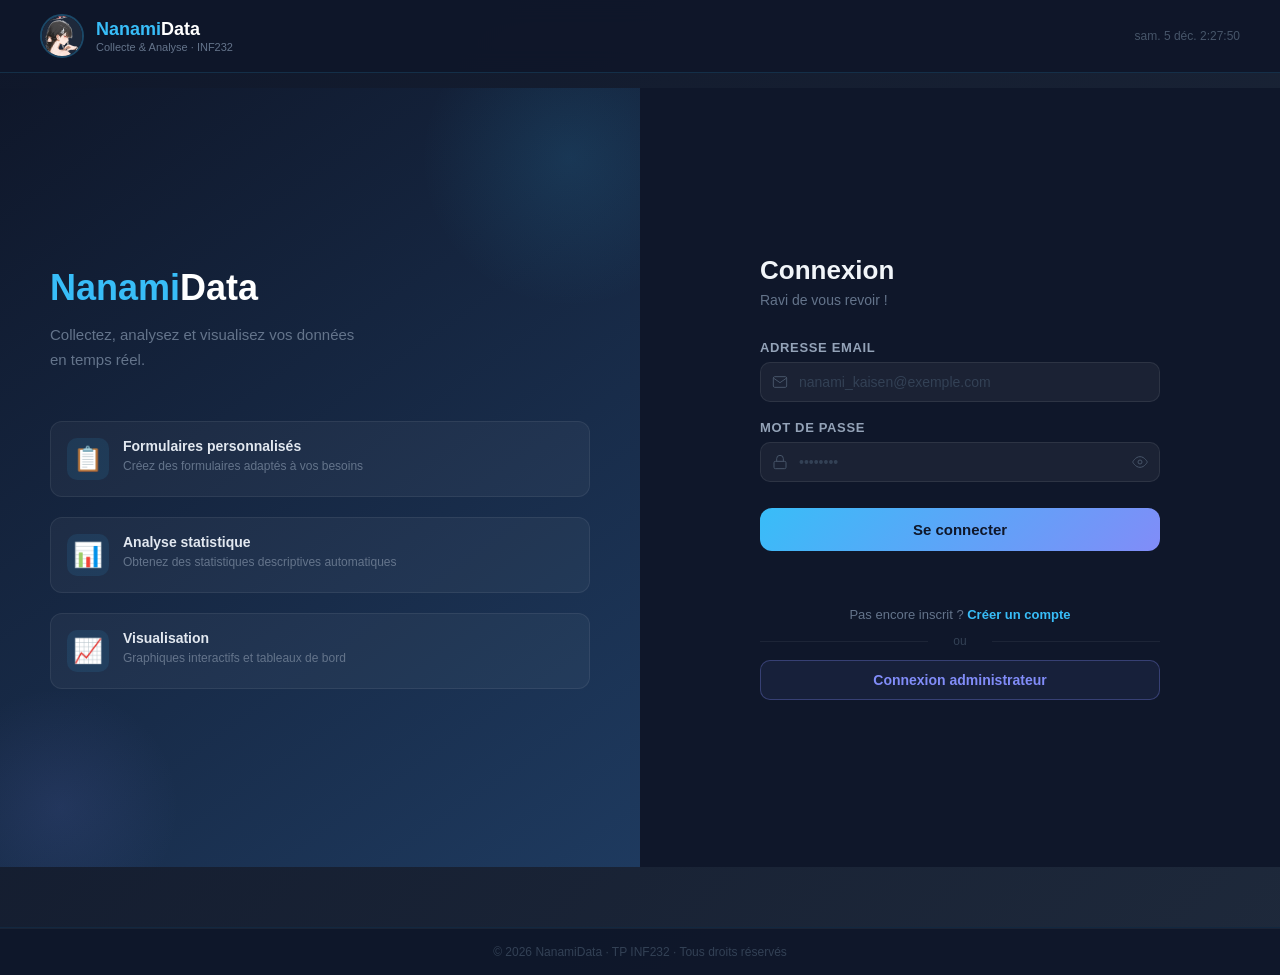
<file: index.html>
<!DOCTYPE html>
<html lang="en">

<head>
    <meta charset="UTF-8">
    <meta name="viewport" content="width=device-width, initial-scale=1.0">
    <title>Index</title>
    <link rel="stylesheet" href="/styles/index.css">
    <link rel="stylesheet" href="/styles/commun.css">
</head>

<body>

    <header>
        <div class="header-gauche">
            <img src="/images/logo.jpg" alt="Logo" class="header-logo">
            <div class="header-brand">
                <h3><span>Nanami</span>Data</h3>
                <p>Collecte & Analyse · INF232</p>
            </div>
        </div>

        <button class="burger" id="burger" onclick="toggleMenu()">
        <span></span><span></span><span></span>
    </button>

        <nav class="nav-bar" id="navBar">
            <a href="/index.html" class="nav-lien">Accueil</a>
            <a href="/formulaire.html" class="nav-lien">Collecte</a>
            <a href="/collecte_donnees.html" class="nav-lien">Analyse</a>
            <a href="/donnees.html" class="nav-lien">Données</a>
        </nav>

        <div class="header-droite">
            <p id="heure" class="header-heure"></p>
            <div class="header-user" id="headerUser" style="display:none">
                <span id="userNom">—</span>
                <button onclick="logout()" class="btn-logout">Déconnexion</button>
            </div>
        </div>
    </header>

    <main>
        <div class="principale">
            <div class="texte">
                <h1>Bienvenue sur <span>Nanami</span>Data</h1>
                <h2>Collectez. Analysez. <span>Visualisez.</span></h2>
                <p>Application de collecte et d'analyse de données. Saisissez vos observations, visualisez les statistiques en temps réel.</p>
            </div>
            <div class="actions">
                <a href="/collecte_donnees.html">Voir l'analyse</a>
                <a href="/formulaire.html">Nouvelle entrée →</a>
            </div>
        </div>
    </main>

    <div class="dashboard">
        <h2 class="dashboard_titre">Tableau de bord</h2>

        <div class="stats_conteneur">
            <div class="stat_carte">
                <p class="stat_valeur" id="nbFormulaires">—</p>
                <p class="stat_label">Formulaires créés</p>
            </div>
            <div class="stat_carte">
                <p class="stat_valeur" id="nbReponses">—</p>
                <p class="stat_label">Réponses reçues</p>
            </div>
            <div class="stat_carte">
                <p class="stat_valeur" id="nbMesFormulaires">—</p>
                <p class="stat_label">Mes formulaires</p>
            </div>
        </div>

        <h3 class="section_titre">Formulaires récents</h3>
        <div id="formulairesRecents" class="formulaires_recents"></div>
    </div>

    <div class="section">
        <a href="/formulaire.html" class="bloc">
            <div>
                <img src="images/formulaire_logo.png" alt="CREATION DE FORMULAIRE">
                <h2>CREATION DE FORMULAIRE</h2>
                <p>Créez facilement vos formulaires de collecte de données.</p>
            </div>
        </a>
        <a href="/collecte_donnees.html" class="bloc">
            <div>
                <img src="images/donnees.png" alt="COLLECTE DE DONNÉES">
                <h2>COLLECTE DE DONNÉES</h2>
                <p>Recueillez facilement vos données dans des formulaires personnalisés.</p>
            </div>
        </a>
        <a href="/donnees.html" class="bloc">
            <div>
                <img src="images/donnees_analyse.png" alt="ANALYSE DE DONNÉES">
                <h2>ANALYSE DE DONNÉES</h2>
                <p>Analysez vos données recueillies.</p>
            </div>
        </a>
    </div>

    <footer>
        <div class="footer-conteneur">

            <div class="footer-bloc">
                <div class="footer-brand">
                    <h3><span>Nanami</span>Data</h3>
                    <p>Application de collecte et d'analyse<br>de données — INF232</p>
                </div>
            </div>

            <div class="footer-bloc">
                <h4>Navigation</h4>
                <ul>
                    <li><a href="/index.html">Accueil</a></li>
                    <li><a href="/formulaire.html">Créer un formulaire</a></li>
                    <li><a href="/collecte_donnees.html">Remplir un formulaire</a></li>
                    <li><a href="/donnees.html">Analyser les données</a></li>
                </ul>
            </div>

            <div class="footer-bloc">
                <h4>Contact</h4>
                <ul>
                    <li><a href="/contact.html">Formulaire de contact</a></li>
                    <li><a href="mailto:contact@Nanamidata.com">contact@Nanamidata.com</a></li>
                </ul>
            </div>

            <div class="footer-bloc">
                <h4>Réseaux sociaux</h4>
                <div class="footer-socials">
                    <a href="https://github.com/AwendeOwessa/" target="_blank" rel="noopener" class="social-lien" title="GitHub">
                        <svg viewBox="0 0 24 24" fill="currentColor">
                        <path d="M12 0C5.37 0 0 5.37 0 12c0 5.31 3.435 9.795 8.205 11.385.6.105.825-.255.825-.57 0-.285-.015-1.23-.015-2.235-3.015.555-3.795-.735-4.035-1.41-.135-.345-.72-1.41-1.23-1.695-.42-.225-1.02-.78-.015-.795.945-.015 1.62.87 1.845 1.23 1.08 1.815 2.805 1.305 3.495.99.105-.78.42-1.305.765-1.605-2.67-.3-5.46-1.335-5.46-5.925 0-1.305.465-2.385 1.23-3.225-.12-.3-.54-1.53.12-3.18 0 0 1.005-.315 3.3 1.23.96-.27 1.98-.405 3-.405s2.04.135 3 .405c2.295-1.56 3.3-1.23 3.3-1.23.66 1.65.24 2.88.12 3.18.765.84 1.23 1.905 1.23 3.225 0 4.605-2.805 5.625-5.475 5.925.435.375.81 1.095.81 2.22 0 1.605-.015 2.895-.015 3.3 0 .315.225.69.825.57A12.02 12.02 0 0 0 24 12c0-6.63-5.37-12-12-12z"/>
                    </svg>
                    </a>
                    <a href="https://linkedin.com/" target="_blank" rel="noopener" class="social-lien" title="LinkedIn">
                        <svg viewBox="0 0 24 24" fill="currentColor">
                        <path d="M20.447 20.452h-3.554v-5.569c0-1.328-.027-3.037-1.852-3.037-1.853 0-2.136 1.445-2.136 2.939v5.667H9.351V9h3.414v1.561h.046c.477-.9 1.637-1.85 3.37-1.85 3.601 0 4.267 2.37 4.267 5.455v6.286zM5.337 7.433a2.062 2.062 0 0 1-2.063-2.065 2.064 2.064 0 1 1 2.063 2.065zm1.782 13.019H3.555V9h3.564v11.452zM22.225 0H1.771C.792 0 0 .774 0 1.729v20.542C0 23.227.792 24 1.771 24h20.451C23.2 24 24 23.227 24 22.271V1.729C24 .774 23.2 0 22.222 0h.003z"/>
                    </svg>
                    </a>
                    <a href="https://twitter.com/" target="_blank" rel="noopener" class="social-lien" title="Twitter / X">
                        <svg viewBox="0 0 24 24" fill="currentColor">
                        <path d="M18.244 2.25h3.308l-7.227 8.26 8.502 11.24H16.17l-4.714-6.231-5.401 6.231H2.747l7.73-8.835L1.254 2.25H8.08l4.259 5.63 5.905-5.63zm-1.161 17.52h1.833L7.084 4.126H5.117z"/>
                    </svg>
                    </a>
                    <a href="https://facebook.com/" target="_blank" rel="noopener" class="social-lien" title="Facebook">
                        <svg viewBox="0 0 24 24" fill="currentColor">
                        <path d="M24 12.073c0-6.627-5.373-12-12-12s-12 5.373-12 12c0 5.99 4.388 10.954 10.125 11.854v-8.385H7.078v-3.47h3.047V9.43c0-3.007 1.792-4.669 4.533-4.669 1.312 0 2.686.235 2.686.235v2.953H15.83c-1.491 0-1.956.925-1.956 1.874v2.25h3.328l-.532 3.47h-2.796v8.385C19.612 23.027 24 18.062 24 12.073z"/>
                    </svg>
                    </a>
                </div>
            </div>

        </div>

        <div class="footer-bas">
            <p>© 2026 NanamiData · TP INF232 · Tous droits réservés</p>
        </div>
    </footer>

    <script src="/js/api.js"></script>
    <script src="/js/index.js"></script>

</body>

</html>
</file>
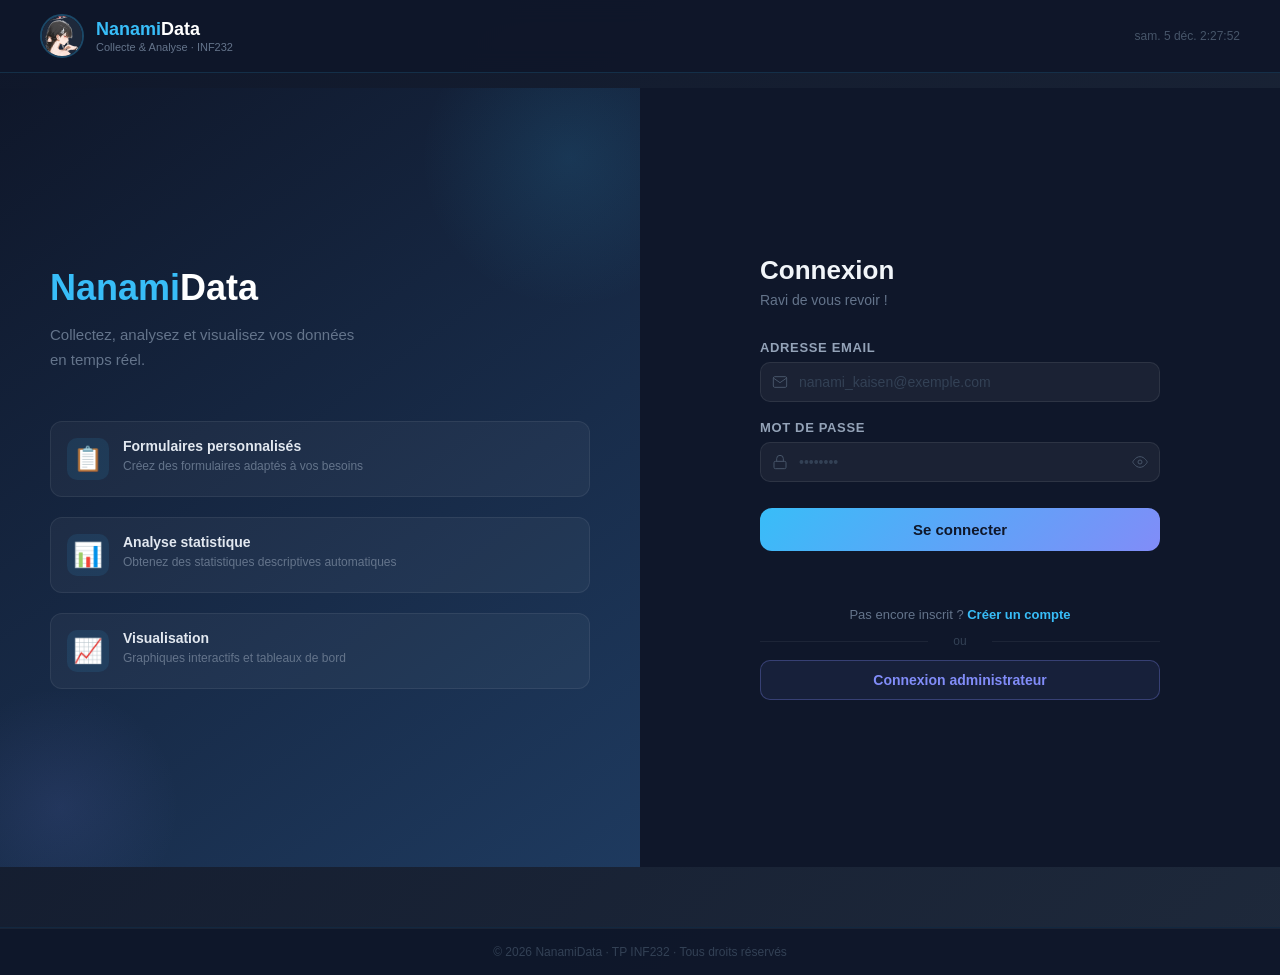
<file: admin.html>
<!DOCTYPE html>
<html lang="fr">

<head>
    <meta charset="UTF-8">
    <meta name="viewport" content="width=device-width, initial-scale=1.0">
    <title>Administration — NanamiData</title>
    <link rel="stylesheet" href="/styles/commun.css">
    <link rel="stylesheet" href="/styles/admin.css">
</head>

<body>

    <header>
        <div class="header-gauche">
            <img src="/images/logo.jpg" alt="Logo" class="header-logo">
            <div class="header-brand">
                <h3><span>Nanami</span>Data</h3>
                <p>Administration · INF232</p>
            </div>
        </div>
        <button class="burger" id="burger" onclick="toggleMenu()">
            <span></span><span></span><span></span>
        </button>
        <nav class="nav-bar" id="navBar">
            <a href="/index.html" class="nav-lien">Accueil</a>
            <a href="/formulaire.html" class="nav-lien">Collecte</a>
            <a href="/collecte_donnees.html" class="nav-lien">Analyse</a>
            <a href="/donnees.html" class="nav-lien">Données</a>
            <a href="/admin.html" class="nav-lien active">Admin</a>
        </nav>
        <div class="header-droite">
            <p id="heure" class="header-heure"></p>
            <div class="header-user" id="headerUser" style="display:none">
                <span class="admin-badge">ADMIN</span>
                <span id="userNom">—</span>
                <button onclick="logout()" class="btn-logout">Déconnexion</button>
            </div>
        </div>
    </header>

    <main class="admin-main">

        <div class="admin-header">
            <div>
                <h1>Tableau de bord <span>Admin</span></h1>
                <p>Vue globale de la plateforme NanamiData</p>
            </div>
            <button onclick="loadDashboard()" class="btn-actualiser">
                ↻ Actualiser
            </button>
        </div>

        <div class="admin-stats">
            <div class="stat-carte violet">
                <div>
                    <p class="stat-valeur" id="totalUtilisateurs">—</p>
                    <p class="stat-label">Utilisateurs</p>
                </div>
            </div>
            <div class="stat-carte bleu">
                <div>
                    <p class="stat-valeur" id="totalFormulaires">—</p>
                    <p class="stat-label">Formulaires</p>
                </div>
            </div>
            <div class="stat-carte vert">
                <div>
                    <p class="stat-valeur" id="totalReponses">—</p>
                    <p class="stat-label">Réponses</p>
                </div>
            </div>
        </div>

        <div class="admin-onglets">
            <button class="onglet actif" onclick="afficherOnglet('utilisateurs', this)">
                Utilisateurs
            </button>
            <button class="onglet" onclick="afficherOnglet('formulaires', this)">
                Formulaires
            </button>
        </div>

        <div id="section-utilisateurs" class="admin-section">
            <div class="section-header">
                <h2>Gestion des utilisateurs</h2>
                <input type="text" id="rechercheUser" placeholder="Rechercher un utilisateur..." oninput="filtrerUtilisateurs(this.value)" class="input-recherche">
            </div>
            <div class="table-wrapper">
                <table class="admin-table">
                    <thead>
                        <tr>
                            <th>ID</th>
                            <th>Nom</th>
                            <th>Email</th>
                            <th>Nom d'utilisateur</th>
                            <th>Rôle</th>
                            <th>Actions</th>
                        </tr>
                    </thead>
                    <tbody id="tableUtilisateurs"></tbody>
                </table>
            </div>
        </div>

        <div id="section-formulaires" class="admin-section" style="display:none">
            <div class="section-header">
                <h2>Gestion des formulaires</h2>
                <input type="text" id="rechercheForm" placeholder="Rechercher un formulaire..." oninput="filtrerFormulaires(this.value)" class="input-recherche">
            </div>
            <div class="table-wrapper">
                <table class="admin-table">
                    <thead>
                        <tr>
                            <th>ID</th>
                            <th>Titre</th>
                            <th>Description</th>
                            <th>Date création</th>
                            <th>Actions</th>
                        </tr>
                    </thead>
                    <tbody id="tableFormulaires"></tbody>
                </table>
            </div>
        </div>

    </main>

    <footer>
        <div class="footer-bas">
            <p>© 2026 NanamiData · Administration · INF232</p>
        </div>
    </footer>

    <script src="/js/api.js"></script>
    <script src="/js/admin.js"></script>

</body>

</html>
</file>
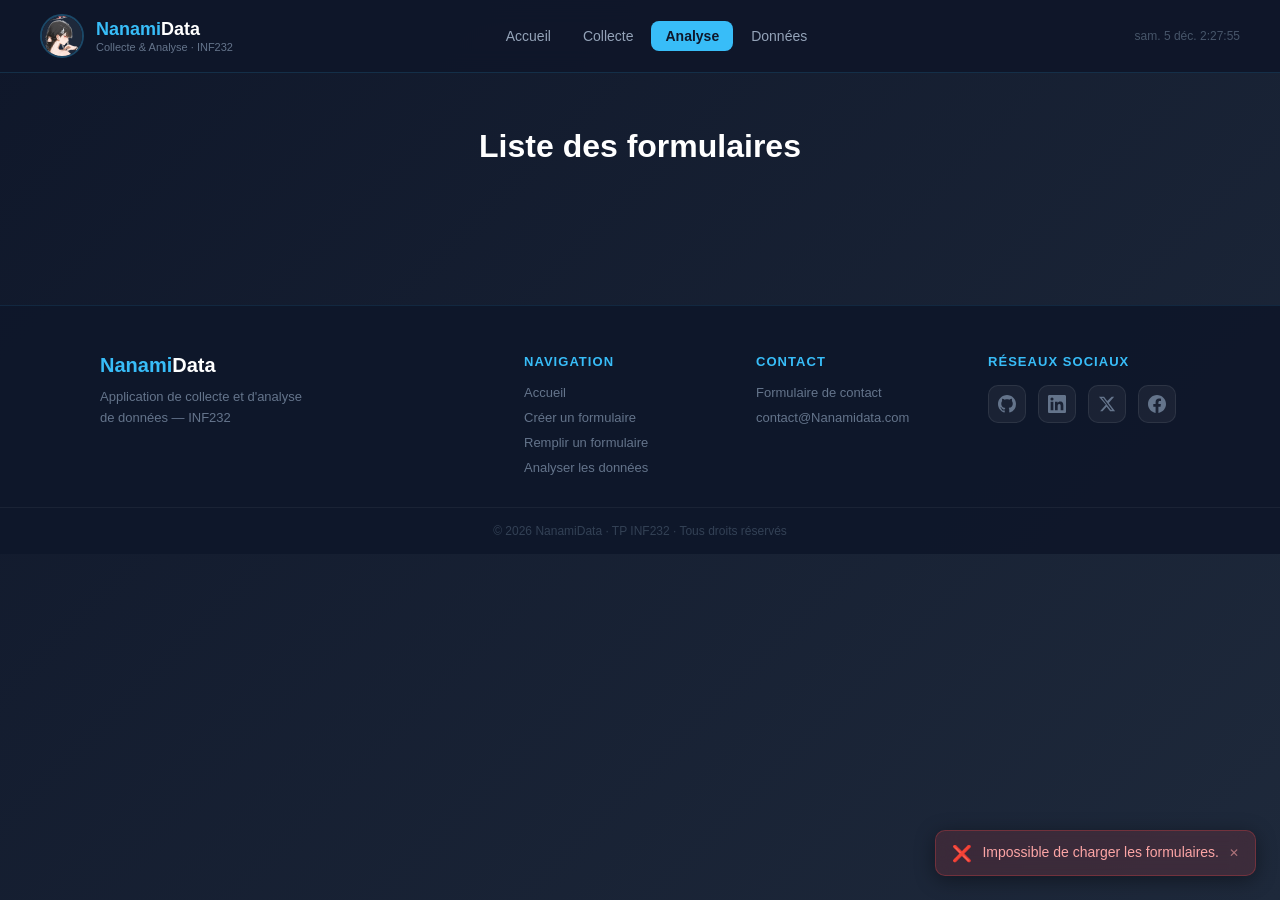
<file: collecte_donnees.html>
<!DOCTYPE html>
<html lang="en">

<head>
    <meta charset="UTF-8">
    <meta name="viewport" content="width=device-width, initial-scale=1.0">
    <title>Collecte de Donnée</title>
    <link rel="stylesheet" href="/styles/collecte_donnees.css">
    <link rel="stylesheet" href="/styles/commun.css">
</head>

<body>

    <header>
        <div class="header-gauche">
            <img src="/images/logo.jpg" alt="Logo" class="header-logo">
            <div class="header-brand">
                <h3><span>Nanami</span>Data</h3>
                <p>Collecte & Analyse · INF232</p>
            </div>
        </div>

        <button class="burger" id="burger" onclick="toggleMenu()">
        <span></span><span></span><span></span>
    </button>

        <nav class="nav-bar" id="navBar">
            <a href="/index.html" class="nav-lien">Accueil</a>
            <a href="/formulaire.html" class="nav-lien">Collecte</a>
            <a href="/collecte_donnees.html" class="nav-lien">Analyse</a>
            <a href="/donnees.html" class="nav-lien">Données</a>
        </nav>

        <div class="header-droite">
            <p id="heure" class="header-heure"></p>
            <div class="header-user" id="headerUser" style="display:none">
                <span id="userNom">—</span>
                <button onclick="logout()" class="btn-logout">Déconnexion</button>
            </div>
        </div>
    </header>


    <main>

        <h1>Liste des formulaires</h1>

        <div id="formulaires"></div>
    </main>

    <footer>
        <div class="footer-conteneur">

            <div class="footer-bloc">
                <div class="footer-brand">
                    <h3><span>Nanami</span>Data</h3>
                    <p>Application de collecte et d'analyse<br>de données — INF232</p>
                </div>
            </div>

            <div class="footer-bloc">
                <h4>Navigation</h4>
                <ul>
                    <li><a href="/index.html">Accueil</a></li>
                    <li><a href="/formulaire.html">Créer un formulaire</a></li>
                    <li><a href="/collecte_donnees.html">Remplir un formulaire</a></li>
                    <li><a href="/donnees.html">Analyser les données</a></li>
                </ul>
            </div>

            <div class="footer-bloc">
                <h4>Contact</h4>
                <ul>
                    <li><a href="/contact.html">Formulaire de contact</a></li>
                    <li><a href="mailto:contact@Nanamidata.com">contact@Nanamidata.com</a></li>
                </ul>
            </div>

            <div class="footer-bloc">
                <h4>Réseaux sociaux</h4>
                <div class="footer-socials">
                    <a href="https://github.com/AwendeOwessa/" target="_blank" rel="noopener noreferrer" class="social-lien" title="GitHub">
                        <svg viewBox="0 0 24 24" fill="currentColor">
                        <path d="M12 0C5.37 0 0 5.37 0 12c0 5.31 3.435 9.795 8.205 11.385.6.105.825-.255.825-.57 0-.285-.015-1.23-.015-2.235-3.015.555-3.795-.735-4.035-1.41-.135-.345-.72-1.41-1.23-1.695-.42-.225-1.02-.78-.015-.795.945-.015 1.62.87 1.845 1.23 1.08 1.815 2.805 1.305 3.495.99.105-.78.42-1.305.765-1.605-2.67-.3-5.46-1.335-5.46-5.925 0-1.305.465-2.385 1.23-3.225-.12-.3-.54-1.53.12-3.18 0 0 1.005-.315 3.3 1.23.96-.27 1.98-.405 3-.405s2.04.135 3 .405c2.295-1.56 3.3-1.23 3.3-1.23.66 1.65.24 2.88.12 3.18.765.84 1.23 1.905 1.23 3.225 0 4.605-2.805 5.625-5.475 5.925.435.375.81 1.095.81 2.22 0 1.605-.015 2.895-.015 3.3 0 .315.225.69.825.57A12.02 12.02 0 0 0 24 12c0-6.63-5.37-12-12-12z"/>
                    </svg>
                    </a>
                    <a href="https://linkedin.com/" target="_blank" rel="noopener noreferrer" class="social-lien" title="LinkedIn">
                        <svg viewBox="0 0 24 24" fill="currentColor">
                        <path d="M20.447 20.452h-3.554v-5.569c0-1.328-.027-3.037-1.852-3.037-1.853 0-2.136 1.445-2.136 2.939v5.667H9.351V9h3.414v1.561h.046c.477-.9 1.637-1.85 3.37-1.85 3.601 0 4.267 2.37 4.267 5.455v6.286zM5.337 7.433a2.062 2.062 0 0 1-2.063-2.065 2.064 2.064 0 1 1 2.063 2.065zm1.782 13.019H3.555V9h3.564v11.452zM22.225 0H1.771C.792 0 0 .774 0 1.729v20.542C0 23.227.792 24 1.771 24h20.451C23.2 24 24 23.227 24 22.271V1.729C24 .774 23.2 0 22.222 0h.003z"/>
                    </svg>
                    </a>
                    <a href="https://twitter.com/" target="_blank" rel="noopener noreferrer" class="social-lien" title="Twitter / X">
                        <svg viewBox="0 0 24 24" fill="currentColor">
                        <path d="M18.244 2.25h3.308l-7.227 8.26 8.502 11.24H16.17l-4.714-6.231-5.401 6.231H2.747l7.73-8.835L1.254 2.25H8.08l4.259 5.63 5.905-5.63zm-1.161 17.52h1.833L7.084 4.126H5.117z"/>
                    </svg>
                    </a>
                    <a href="https://facebook.com/" target="_blank" rel="noopener noreferrer" class="social-lien" title="Facebook">
                        <svg viewBox="0 0 24 24" fill="currentColor">
                        <path d="M24 12.073c0-6.627-5.373-12-12-12s-12 5.373-12 12c0 5.99 4.388 10.954 10.125 11.854v-8.385H7.078v-3.47h3.047V9.43c0-3.007 1.792-4.669 4.533-4.669 1.312 0 2.686.235 2.686.235v2.953H15.83c-1.491 0-1.956.925-1.956 1.874v2.25h3.328l-.532 3.47h-2.796v8.385C19.612 23.027 24 18.062 24 12.073z"/>
                    </svg>
                    </a>
                </div>
            </div>

        </div>

        <div class="footer-bas">
            <p>© 2026 NanamiData · TP INF232 · Tous droits réservés</p>
        </div>
    </footer>

</body>
<script src="/js/api.js"></script>
<script src="/js/collecte_donnees.js"></script>

</html>
</file>
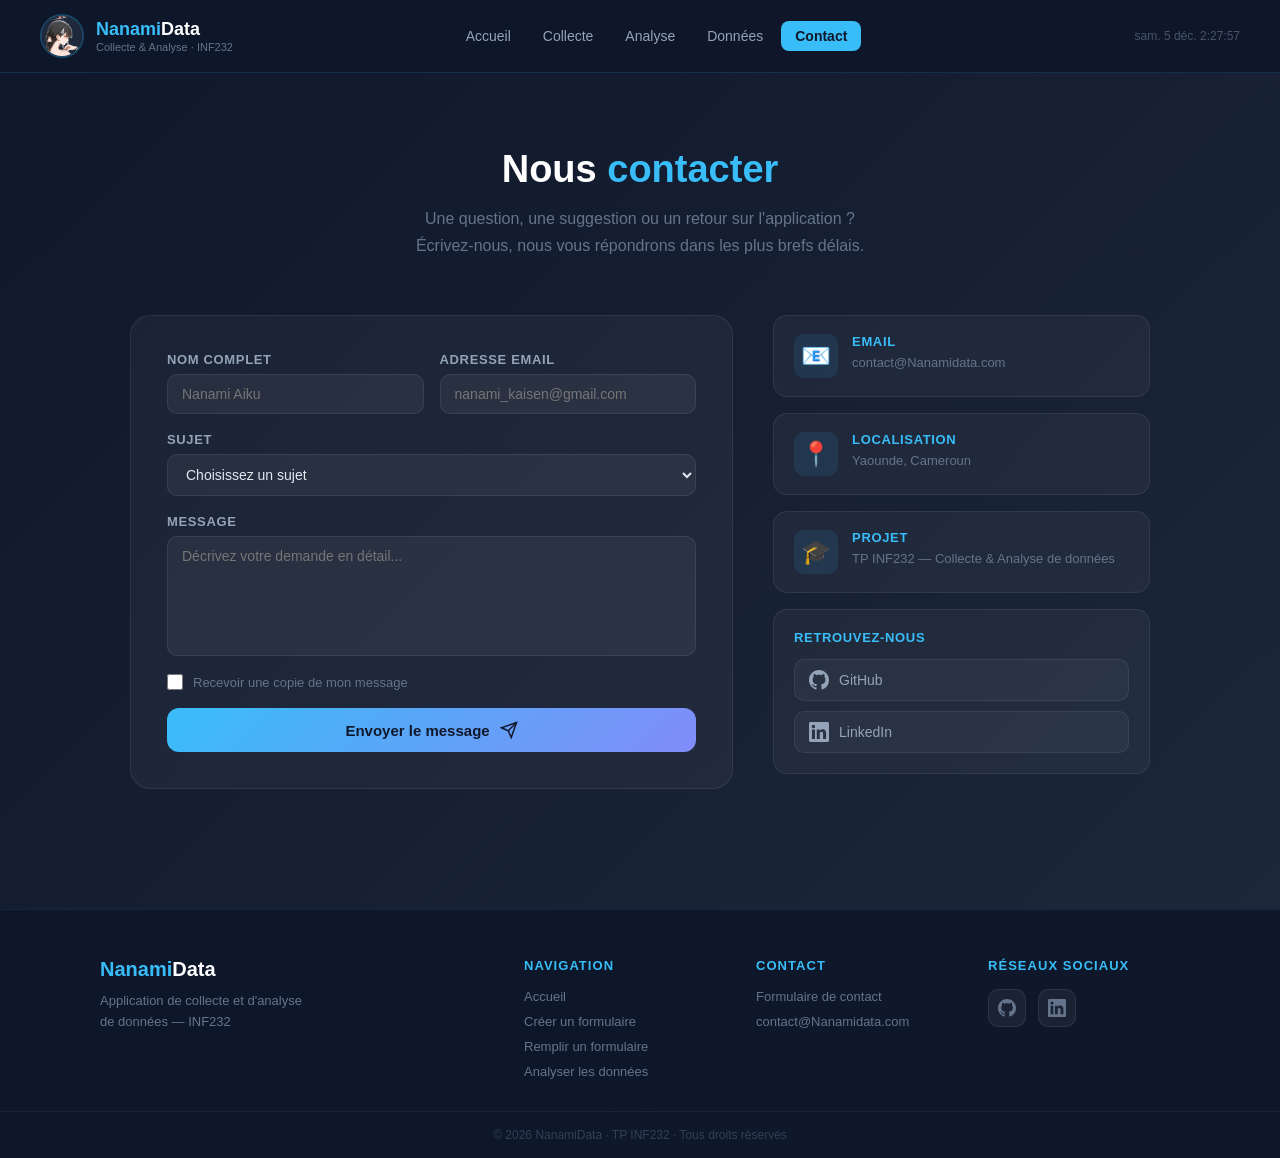
<file: contact.html>
<!DOCTYPE html>
<html lang="fr">

<head>
    <meta charset="UTF-8">
    <meta name="viewport" content="width=device-width, initial-scale=1.0">
    <title>Contact — NanamiData</title>
    <link rel="stylesheet" href="/styles/commun.css">
    <link rel="stylesheet" href="/styles/contact.css">
</head>

<body>

    <header>
        <div class="header-gauche">
            <img src="/images/logo.jpg" alt="Logo" class="header-logo">
            <div class="header-brand">
                <h3><span>Nanami</span>Data</h3>
                <p>Collecte & Analyse · INF232</p>
            </div>
        </div>
        <button class="burger" id="burger" onclick="toggleMenu()">
            <span></span><span></span><span></span>
        </button>
        <nav class="nav-bar" id="navBar">
            <a href="/index.html" class="nav-lien">Accueil</a>
            <a href="/formulaire.html" class="nav-lien">Collecte</a>
            <a href="/collecte_donnees.html" class="nav-lien">Analyse</a>
            <a href="/donnees.html" class="nav-lien">Données</a>
            <a href="/contact.html" class="nav-lien active">Contact</a>
        </nav>
        <div class="header-droite">
            <p id="heure" class="header-heure"></p>
            <div class="header-user" id="headerUser" style="display:none">
                <span id="userNom">—</span>
                <button onclick="logout()" class="btn-logout">Déconnexion</button>
            </div>
        </div>
    </header>

    <main class="contact-main">

        <div class="contact-hero">
            <h1>Nous <span>contacter</span></h1>
            <p>Une question, une suggestion ou un retour sur l'application ?<br> Écrivez-nous, nous vous répondrons dans les plus brefs délais.</p>
        </div>

        <div class="contact-grille">

            <div class="contact-form-bloc">
                <form id="formContact" onsubmit="envoyerContact(event)">

                    <div class="form-row">
                        <div class="form-groupe">
                            <label for="nom">Nom complet</label>
                            <input type="text" id="nom" placeholder="Nanami Aiku" required>
                        </div>
                        <div class="form-groupe">
                            <label for="email">Adresse email</label>
                            <input type="email" id="email" placeholder="nanami_kaisen@gmail.com" required>
                        </div>
                    </div>

                    <div class="form-groupe">
                        <label for="sujet">Sujet</label>
                        <select id="sujet" required>
                            <option value="" disabled selected>Choisissez un sujet</option>
                            <option value="question">Question générale</option>
                            <option value="bug">Signaler un bug</option>
                            <option value="suggestion">Suggestion d'amélioration</option>
                            <option value="partenariat">Partenariat</option>
                            <option value="autre">Autre</option>
                        </select>
                    </div>

                    <div class="form-groupe">
                        <label for="message">Message</label>
                        <textarea id="message" rows="6" placeholder="Décrivez votre demande en détail..." required></textarea>
                    </div>

                    <div class="form-groupe form-note">
                        <input type="checkbox" id="copie">
                        <label for="copie">Recevoir une copie de mon message</label>
                    </div>

                    <button type="submit" class="btn-envoyer" id="btnEnvoyer">
                        <span>Envoyer le message</span>
                        <svg viewBox="0 0 24 24" fill="none" stroke="currentColor"
                             stroke-width="2" width="18" height="18">
                            <line x1="22" y1="2" x2="11" y2="13"/>
                            <polygon points="22 2 15 22 11 13 2 9 22 2"/>
                        </svg>
                    </button>

                </form>
            </div>

            <div class="contact-info-bloc">

                <div class="info-carte">
                    <div class="info-icone">📧</div>
                    <div>
                        <h4>Email</h4>
                        <p>contact@Nanamidata.com</p>
                    </div>
                </div>

                <div class="info-carte">
                    <div class="info-icone">📍</div>
                    <div>
                        <h4>Localisation</h4>
                        <p>Yaounde, Cameroun</p>
                    </div>
                </div>

                <div class="info-carte">
                    <div class="info-icone">🎓</div>
                    <div>
                        <h4>Projet</h4>
                        <p>TP INF232 — Collecte & Analyse de données</p>
                    </div>
                </div>

                <div class="socials-section">
                    <h4>Retrouvez-nous</h4>
                    <div class="contact-socials">
                        <a href="https://github.com/NanamiOwessa/" target="_blank" rel="noopener noreferrer" class="social-lien-grand">
                            <svg viewBox="0 0 24 24" fill="currentColor" width="20" height="20">
                                <path d="M12 0C5.37 0 0 5.37 0 12c0 5.31 3.435 9.795 8.205 11.385.6.105.825-.255.825-.57 0-.285-.015-1.23-.015-2.235-3.015.555-3.795-.735-4.035-1.41-.135-.345-.72-1.41-1.23-1.695-.42-.225-1.02-.78-.015-.795.945-.015 1.62.87 1.845 1.23 1.08 1.815 2.805 1.305 3.495.99.105-.78.42-1.305.765-1.605-2.67-.3-5.46-1.335-5.46-5.925 0-1.305.465-2.385 1.23-3.225-.12-.3-.54-1.53.12-3.18 0 0 1.005-.315 3.3 1.23.96-.27 1.98-.405 3-.405s2.04.135 3 .405c2.295-1.56 3.3-1.23 3.3-1.23.66 1.65.24 2.88.12 3.18.765.84 1.23 1.905 1.23 3.225 0 4.605-2.805 5.625-5.475 5.925.435.375.81 1.095.81 2.22 0 1.605-.015 2.895-.015 3.3 0 .315.225.69.825.57A12.02 12.02 0 0 0 24 12c0-6.63-5.37-12-12-12z"/>
                            </svg> GitHub
                        </a>
                        <a href="https://linkedin.com/" target="_blank" rel="noopener noreferrer" class="social-lien-grand">
                            <svg viewBox="0 0 24 24" fill="currentColor" width="20" height="20">
                                <path d="M20.447 20.452h-3.554v-5.569c0-1.328-.027-3.037-1.852-3.037-1.853 0-2.136 1.445-2.136 2.939v5.667H9.351V9h3.414v1.561h.046c.477-.9 1.637-1.85 3.37-1.85 3.601 0 4.267 2.37 4.267 5.455v6.286zM5.337 7.433a2.062 2.062 0 0 1-2.063-2.065 2.064 2.064 0 1 1 2.063 2.065zm1.782 13.019H3.555V9h3.564v11.452zM22.225 0H1.771C.792 0 0 .774 0 1.729v20.542C0 23.227.792 24 1.771 24h20.451C23.2 24 24 23.227 24 22.271V1.729C24 .774 23.2 0 22.222 0h.003z"/>
                            </svg> LinkedIn
                        </a>
                    </div>
                </div>

            </div>
        </div>

    </main>

    <footer>
        <div class="footer-conteneur">
            <div class="footer-bloc">
                <div class="footer-brand">
                    <h3><span>Nanami</span>Data</h3>
                    <p>Application de collecte et d'analyse<br>de données — INF232</p>
                </div>
            </div>
            <div class="footer-bloc">
                <h4>Navigation</h4>
                <ul>
                    <li><a href="/index.html">Accueil</a></li>
                    <li><a href="/formulaire.html">Créer un formulaire</a></li>
                    <li><a href="/collecte_donnees.html">Remplir un formulaire</a></li>
                    <li><a href="/donnees.html">Analyser les données</a></li>
                </ul>
            </div>
            <div class="footer-bloc">
                <h4>Contact</h4>
                <ul>
                    <li><a href="/contact.html">Formulaire de contact</a></li>
                    <li><a href="mailto:contact@Nanamidata.com">contact@Nanamidata.com</a></li>
                </ul>
            </div>
            <div class="footer-bloc">
                <h4>Réseaux sociaux</h4>
                <div class="footer-socials">
                    <a href="https://github.com/AwendeOwessa/" target="_blank" rel="noopener noreferrer" class="social-lien" title="GitHub">
                        <svg viewBox="0 0 24 24" fill="currentColor"><path d="M12 0C5.37 0 0 5.37 0 12c0 5.31 3.435 9.795 8.205 11.385.6.105.825-.255.825-.57 0-.285-.015-1.23-.015-2.235-3.015.555-3.795-.735-4.035-1.41-.135-.345-.72-1.41-1.23-1.695-.42-.225-1.02-.78-.015-.795.945-.015 1.62.87 1.845 1.23 1.08 1.815 2.805 1.305 3.495.99.105-.78.42-1.305.765-1.605-2.67-.3-5.46-1.335-5.46-5.925 0-1.305.465-2.385 1.23-3.225-.12-.3-.54-1.53.12-3.18 0 0 1.005-.315 3.3 1.23.96-.27 1.98-.405 3-.405s2.04.135 3 .405c2.295-1.56 3.3-1.23 3.3-1.23.66 1.65.24 2.88.12 3.18.765.84 1.23 1.905 1.23 3.225 0 4.605-2.805 5.625-5.475 5.925.435.375.81 1.095.81 2.22 0 1.605-.015 2.895-.015 3.3 0 .315.225.69.825.57A12.02 12.02 0 0 0 24 12c0-6.63-5.37-12-12-12z"/></svg>
                    </a>
                    <a href="https://linkedin.com/" target="_blank" rel="noopener noreferrer" class="social-lien" title="LinkedIn">
                        <svg viewBox="0 0 24 24" fill="currentColor"><path d="M20.447 20.452h-3.554v-5.569c0-1.328-.027-3.037-1.852-3.037-1.853 0-2.136 1.445-2.136 2.939v5.667H9.351V9h3.414v1.561h.046c.477-.9 1.637-1.85 3.37-1.85 3.601 0 4.267 2.37 4.267 5.455v6.286zM5.337 7.433a2.062 2.062 0 0 1-2.063-2.065 2.064 2.064 0 1 1 2.063 2.065zm1.782 13.019H3.555V9h3.564v11.452zM22.225 0H1.771C.792 0 0 .774 0 1.729v20.542C0 23.227.792 24 1.771 24h20.451C23.2 24 24 23.227 24 22.271V1.729C24 .774 23.2 0 22.222 0h.003z"/></svg>
                    </a>
                </div>
            </div>
        </div>
        <div class="footer-bas">
            <p>© 2026 NanamiData · TP INF232 · Tous droits réservés</p>
        </div>
    </footer>

    <script src="/js/api.js"></script>
    <script src="/js/contact.js"></script>

</body>

</html>
</file>
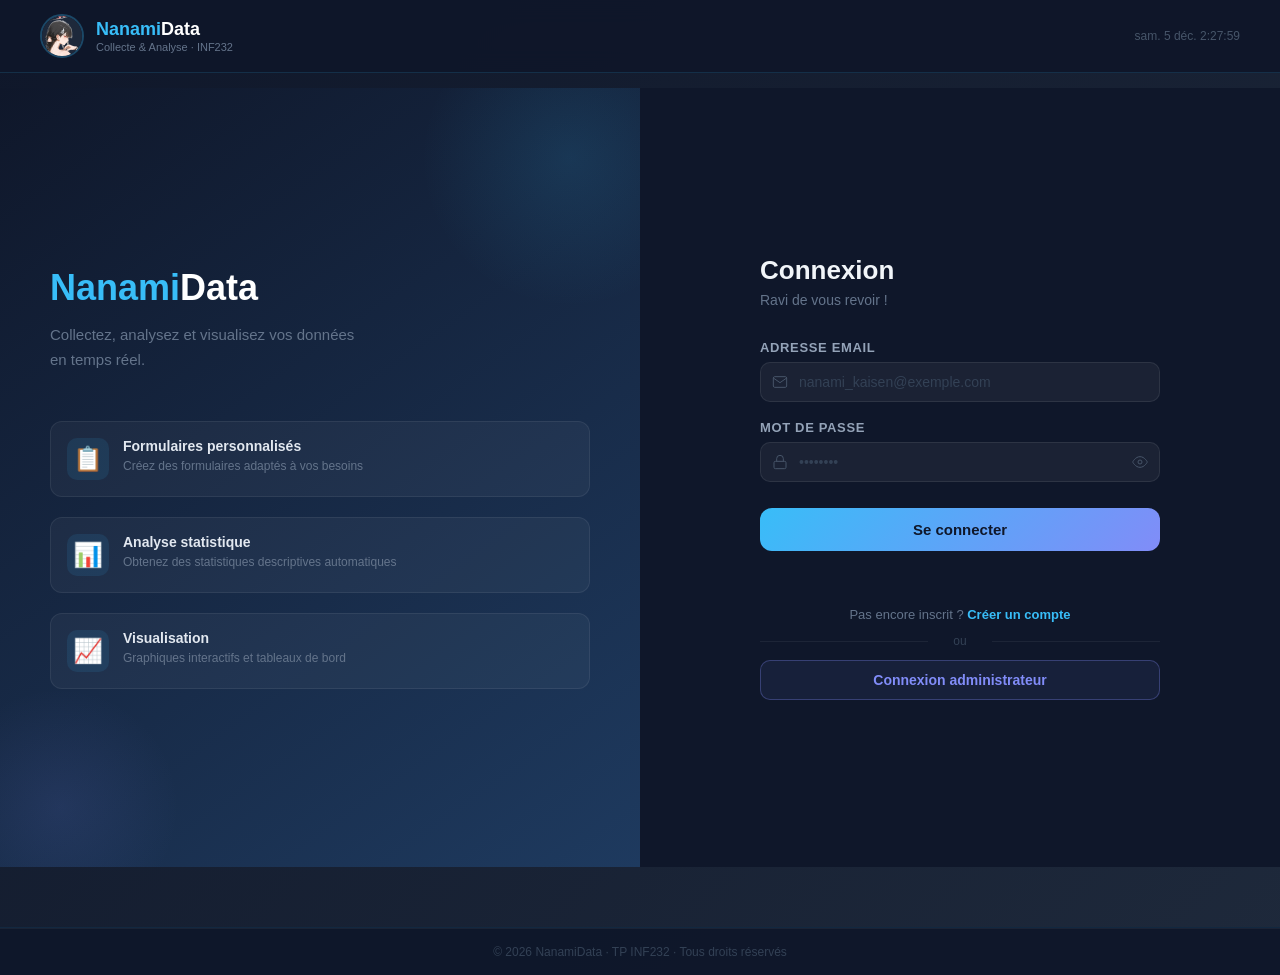
<file: donnees.html>
<!DOCTYPE html>
<html lang="en">

<head>
    <meta charset="UTF-8">
    <meta name="viewport" content="width=device-width, initial-scale=1.0">
    <title>Analyse de Données</title>
    <link rel="stylesheet" href="/styles/donnees.css">
    <link rel="stylesheet" href="/styles/commun.css">
</head>

<body>

    <header>
        <div class="header-gauche">
            <img src="/images/logo.jpg" alt="Logo" class="header-logo">
            <div class="header-brand">
                <h3><span>Nanami</span>Data</h3>
                <p>Collecte & Analyse · INF232</p>
            </div>
        </div>

        <button class="burger" id="burger" onclick="toggleMenu()">
        <span></span><span></span><span></span>
    </button>

        <nav class="nav-bar" id="navBar">
            <a href="/index.html" class="nav-lien">Accueil</a>
            <a href="/formulaire.html" class="nav-lien">Collecte</a>
            <a href="/collecte_donnees.html" class="nav-lien">Analyse</a>
            <a href="/donnees.html" class="nav-lien">Données</a>
        </nav>

        <div class="header-droite">
            <p id="heure" class="header-heure"></p>
            <div class="header-user" id="headerUser" style="display:none">
                <span id="userNom">—</span>
                <button onclick="logout()" class="btn-logout">Déconnexion</button>
            </div>
        </div>
    </header>


    <main>

        <h1>Analyse du formulaire</h1>

        <div class="carte_conteneur">
            <div class="carte">
                <h3>Total réponses</h3>
                <p id="totalResponses">—</p>
            </div>
            <div class="carte">
                <h3>Questions analysées</h3>
                <p id="totalQuestions">—</p>
            </div>
            <div class="carte">
                <h3>Choix dominant</h3>
                <p id="topChoice">—</p>
            </div>
        </div>

        <div class="resume" id="resume"></div>

        <h2>Statistiques descriptives</h2>
        <div class="table_conteneur">
            <table id="tableStats">
                <thead>
                    <tr>
                        <th>Variable</th>
                        <th>N valides</th>
                        <th>Min</th>
                        <th>Max</th>
                        <th>Moyenne</th>
                        <th>Médiane</th>
                        <th>Écart-type</th>
                        <th>CV%</th>
                        <th>Interprétation</th>
                    </tr>
                </thead>
                <tbody id="tableStatsBody"></tbody>
            </table>
        </div>

        <h2>Graphiques</h2>
        <div class="charts">
            <div class="chart_bloc">
                <h3>Répartition des réponses (barres)</h3>
                <canvas id="graphique_barre"></canvas>
            </div>
            <div class="chart_bloc">
                <h3>Répartition en secteurs</h3>
                <canvas id="graphique_secteur"></canvas>
            </div>
            <div class="chart_bloc">
                <h3>Distribution numérique</h3>
                <canvas id="graphique_distribution"></canvas>
            </div>
        </div>

        <h2>Détail par question</h2>
        <div id="details"></div>

        <div class="chart_bloc">
            <h3>Évolution des réponses dans le temps</h3>
            <canvas id="graphique_evolution"></canvas>
        </div>

    </main>

    <footer>
        <div class="footer-conteneur">

            <div class="footer-bloc">
                <div class="footer-brand">
                    <h3><span>Nanami</span>Data</h3>
                    <p>Application de collecte et d'analyse<br>de données — INF232</p>
                </div>
            </div>

            <div class="footer-bloc">
                <h4>Navigation</h4>
                <ul>
                    <li><a href="/index.html">Accueil</a></li>
                    <li><a href="/formulaire.html">Créer un formulaire</a></li>
                    <li><a href="/collecte_donnees.html">Remplir un formulaire</a></li>
                    <li><a href="/donnees.html">Analyser les données</a></li>
                </ul>
            </div>

            <div class="footer-bloc">
                <h4>Contact</h4>
                <ul>
                    <li><a href="/contact.html">Formulaire de contact</a></li>
                    <li><a href="mailto:contact@Nanamidata.com">contact@Nanamidata.com</a></li>
                </ul>
            </div>

            <div class="footer-bloc">
                <h4>Réseaux sociaux</h4>
                <div class="footer-socials">
                    <a href="https://github.com/AwendeOwessa/" target="_blank" rel="noopener noreferrer" class="social-lien" title="GitHub">
                        <svg viewBox="0 0 24 24" fill="currentColor">
                        <path d="M12 0C5.37 0 0 5.37 0 12c0 5.31 3.435 9.795 8.205 11.385.6.105.825-.255.825-.57 0-.285-.015-1.23-.015-2.235-3.015.555-3.795-.735-4.035-1.41-.135-.345-.72-1.41-1.23-1.695-.42-.225-1.02-.78-.015-.795.945-.015 1.62.87 1.845 1.23 1.08 1.815 2.805 1.305 3.495.99.105-.78.42-1.305.765-1.605-2.67-.3-5.46-1.335-5.46-5.925 0-1.305.465-2.385 1.23-3.225-.12-.3-.54-1.53.12-3.18 0 0 1.005-.315 3.3 1.23.96-.27 1.98-.405 3-.405s2.04.135 3 .405c2.295-1.56 3.3-1.23 3.3-1.23.66 1.65.24 2.88.12 3.18.765.84 1.23 1.905 1.23 3.225 0 4.605-2.805 5.625-5.475 5.925.435.375.81 1.095.81 2.22 0 1.605-.015 2.895-.015 3.3 0 .315.225.69.825.57A12.02 12.02 0 0 0 24 12c0-6.63-5.37-12-12-12z"/>
                    </svg>
                    </a>
                    <a href="https://linkedin.com/" target="_blank" rel="noopener noreferrer" class="social-lien" title="LinkedIn">
                        <svg viewBox="0 0 24 24" fill="currentColor">
                        <path d="M20.447 20.452h-3.554v-5.569c0-1.328-.027-3.037-1.852-3.037-1.853 0-2.136 1.445-2.136 2.939v5.667H9.351V9h3.414v1.561h.046c.477-.9 1.637-1.85 3.37-1.85 3.601 0 4.267 2.37 4.267 5.455v6.286zM5.337 7.433a2.062 2.062 0 0 1-2.063-2.065 2.064 2.064 0 1 1 2.063 2.065zm1.782 13.019H3.555V9h3.564v11.452zM22.225 0H1.771C.792 0 0 .774 0 1.729v20.542C0 23.227.792 24 1.771 24h20.451C23.2 24 24 23.227 24 22.271V1.729C24 .774 23.2 0 22.222 0h.003z"/>
                    </svg>
                    </a>
                    <a href="https://twitter.com/" target="_blank" rel="noopener noreferrer" class="social-lien" title="Twitter / X">
                        <svg viewBox="0 0 24 24" fill="currentColor">
                        <path d="M18.244 2.25h3.308l-7.227 8.26 8.502 11.24H16.17l-4.714-6.231-5.401 6.231H2.747l7.73-8.835L1.254 2.25H8.08l4.259 5.63 5.905-5.63zm-1.161 17.52h1.833L7.084 4.126H5.117z"/>
                    </svg>
                    </a>
                    <a href="https://facebook.com/" target="_blank" rel="noopener noreferrer" class="social-lien" title="Facebook">
                        <svg viewBox="0 0 24 24" fill="currentColor">
                        <path d="M24 12.073c0-6.627-5.373-12-12-12s-12 5.373-12 12c0 5.99 4.388 10.954 10.125 11.854v-8.385H7.078v-3.47h3.047V9.43c0-3.007 1.792-4.669 4.533-4.669 1.312 0 2.686.235 2.686.235v2.953H15.83c-1.491 0-1.956.925-1.956 1.874v2.25h3.328l-.532 3.47h-2.796v8.385C19.612 23.027 24 18.062 24 12.073z"/>
                    </svg>
                    </a>
                </div>
            </div>

        </div>

        <div class="footer-bas">
            <p>© 2026 NanamiData · TP INF232 · Tous droits réservés</p>
        </div>
    </footer>

</body>

<script src="/js/chart.min.js"></script>
<script src="/js/api.js"></script>
<script src="/js/donnees.js"></script>

</html>
</file>
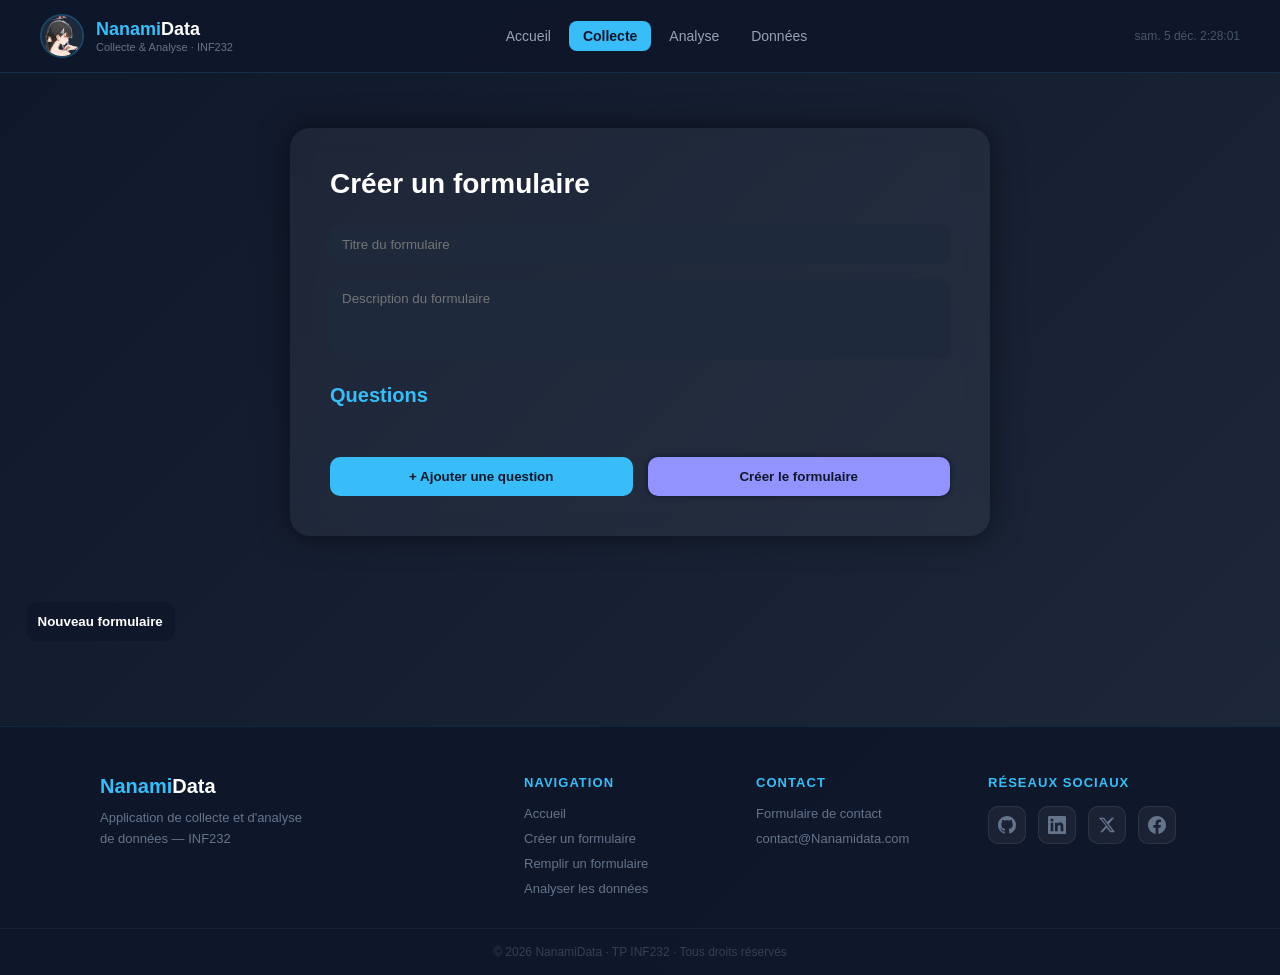
<file: formulaire.html>
<!DOCTYPE html>
<html lang="en">

<head>
    <meta charset="UTF-8">
    <meta name="viewport" content="width=device-width, initial-scale=1.0">
    <title>Formulaire</title>
    <link rel="stylesheet" href="/styles/formulaire.css">
    <link rel="stylesheet" href="/styles/commun.css">
</head>

<body>

    <header>
        <div class="header-gauche">
            <img src="/images/logo.jpg" alt="Logo" class="header-logo">
            <div class="header-brand">
                <h3><span>Nanami</span>Data</h3>
                <p>Collecte & Analyse · INF232</p>
            </div>
        </div>

        <button class="burger" id="burger" onclick="toggleMenu()">
        <span></span><span></span><span></span>
    </button>

        <nav class="nav-bar" id="navBar">
            <a href="/index.html" class="nav-lien">Accueil</a>
            <a href="/formulaire.html" class="nav-lien">Collecte</a>
            <a href="/collecte_donnees.html" class="nav-lien">Analyse</a>
            <a href="/donnees.html" class="nav-lien">Données</a>
        </nav>

        <div class="header-droite">
            <p id="heure" class="header-heure"></p>
            <div class="header-user" id="headerUser" style="display:none">
                <span id="userNom">—</span>
                <button onclick="logout()" class="btn-logout">Déconnexion</button>
            </div>
        </div>
    </header>


    <main>

        <div class="formulaire">

            <h1>Créer un formulaire</h1>

            <div class="info_formulaire">
                <input type="text" id="titre" placeholder="Titre du formulaire">
                <textarea id="description" placeholder="Description du formulaire"></textarea>
            </div>

            <h2>Questions</h2>

            <div id="questions"></div>

            <div class="actions">
                <button type="button" onclick="ajouterQuestion()">+ Ajouter une question</button>
                <button type="button" class="submit" onclick="creerFormulaire()">Créer le formulaire</button>
            </div>

        </div>
    </main>

    <button class="nouveau" onclick="nouveauFormulaire()">Nouveau formulaire</button>

    <footer>
        <div class="footer-conteneur">

            <div class="footer-bloc">
                <div class="footer-brand">
                    <h3><span>Nanami</span>Data</h3>
                    <p>Application de collecte et d'analyse<br>de données — INF232</p>
                </div>
            </div>

            <div class="footer-bloc">
                <h4>Navigation</h4>
                <ul>
                    <li><a href="/index.html">Accueil</a></li>
                    <li><a href="/formulaire.html">Créer un formulaire</a></li>
                    <li><a href="/collecte_donnees.html">Remplir un formulaire</a></li>
                    <li><a href="/donnees.html">Analyser les données</a></li>
                </ul>
            </div>

            <div class="footer-bloc">
                <h4>Contact</h4>
                <ul>
                    <li><a href="/contact.html">Formulaire de contact</a></li>
                    <li><a href="mailto:contact@Nanamidata.com">contact@Nanamidata.com</a></li>
                </ul>
            </div>

            <div class="footer-bloc">
                <h4>Réseaux sociaux</h4>
                <div class="footer-socials">
                    <a href="https://github.com/AwendeOwessa/" target="_blank" rel="noopener noreferrer" class="social-lien" title="GitHub">
                        <svg viewBox="0 0 24 24" fill="currentColor">
                        <path d="M12 0C5.37 0 0 5.37 0 12c0 5.31 3.435 9.795 8.205 11.385.6.105.825-.255.825-.57 0-.285-.015-1.23-.015-2.235-3.015.555-3.795-.735-4.035-1.41-.135-.345-.72-1.41-1.23-1.695-.42-.225-1.02-.78-.015-.795.945-.015 1.62.87 1.845 1.23 1.08 1.815 2.805 1.305 3.495.99.105-.78.42-1.305.765-1.605-2.67-.3-5.46-1.335-5.46-5.925 0-1.305.465-2.385 1.23-3.225-.12-.3-.54-1.53.12-3.18 0 0 1.005-.315 3.3 1.23.96-.27 1.98-.405 3-.405s2.04.135 3 .405c2.295-1.56 3.3-1.23 3.3-1.23.66 1.65.24 2.88.12 3.18.765.84 1.23 1.905 1.23 3.225 0 4.605-2.805 5.625-5.475 5.925.435.375.81 1.095.81 2.22 0 1.605-.015 2.895-.015 3.3 0 .315.225.69.825.57A12.02 12.02 0 0 0 24 12c0-6.63-5.37-12-12-12z"/>
                    </svg>
                    </a>
                    <a href="https://linkedin.com/" target="_blank" rel="noopener noreferrer" class="social-lien" title="LinkedIn">
                        <svg viewBox="0 0 24 24" fill="currentColor">
                        <path d="M20.447 20.452h-3.554v-5.569c0-1.328-.027-3.037-1.852-3.037-1.853 0-2.136 1.445-2.136 2.939v5.667H9.351V9h3.414v1.561h.046c.477-.9 1.637-1.85 3.37-1.85 3.601 0 4.267 2.37 4.267 5.455v6.286zM5.337 7.433a2.062 2.062 0 0 1-2.063-2.065 2.064 2.064 0 1 1 2.063 2.065zm1.782 13.019H3.555V9h3.564v11.452zM22.225 0H1.771C.792 0 0 .774 0 1.729v20.542C0 23.227.792 24 1.771 24h20.451C23.2 24 24 23.227 24 22.271V1.729C24 .774 23.2 0 22.222 0h.003z"/>
                    </svg>
                    </a>
                    <a href="https://twitter.com/" target="_blank" rel="noopener noreferrer" class="social-lien" title="Twitter / X">
                        <svg viewBox="0 0 24 24" fill="currentColor">
                        <path d="M18.244 2.25h3.308l-7.227 8.26 8.502 11.24H16.17l-4.714-6.231-5.401 6.231H2.747l7.73-8.835L1.254 2.25H8.08l4.259 5.63 5.905-5.63zm-1.161 17.52h1.833L7.084 4.126H5.117z"/>
                    </svg>
                    </a>
                    <a href="https://facebook.com/" target="_blank" rel="noopener noreferrer" class="social-lien" title="Facebook">
                        <svg viewBox="0 0 24 24" fill="currentColor">
                        <path d="M24 12.073c0-6.627-5.373-12-12-12s-12 5.373-12 12c0 5.99 4.388 10.954 10.125 11.854v-8.385H7.078v-3.47h3.047V9.43c0-3.007 1.792-4.669 4.533-4.669 1.312 0 2.686.235 2.686.235v2.953H15.83c-1.491 0-1.956.925-1.956 1.874v2.25h3.328l-.532 3.47h-2.796v8.385C19.612 23.027 24 18.062 24 12.073z"/>
                    </svg>
                    </a>
                </div>
            </div>

        </div>

        <div class="footer-bas">
            <p>© 2026 NanamiData · TP INF232 · Tous droits réservés</p>
        </div>
    </footer>

</body>
<script src="/js/api.js"></script>
<script src="/js/formulaire.js"></script>

</html>
</file>
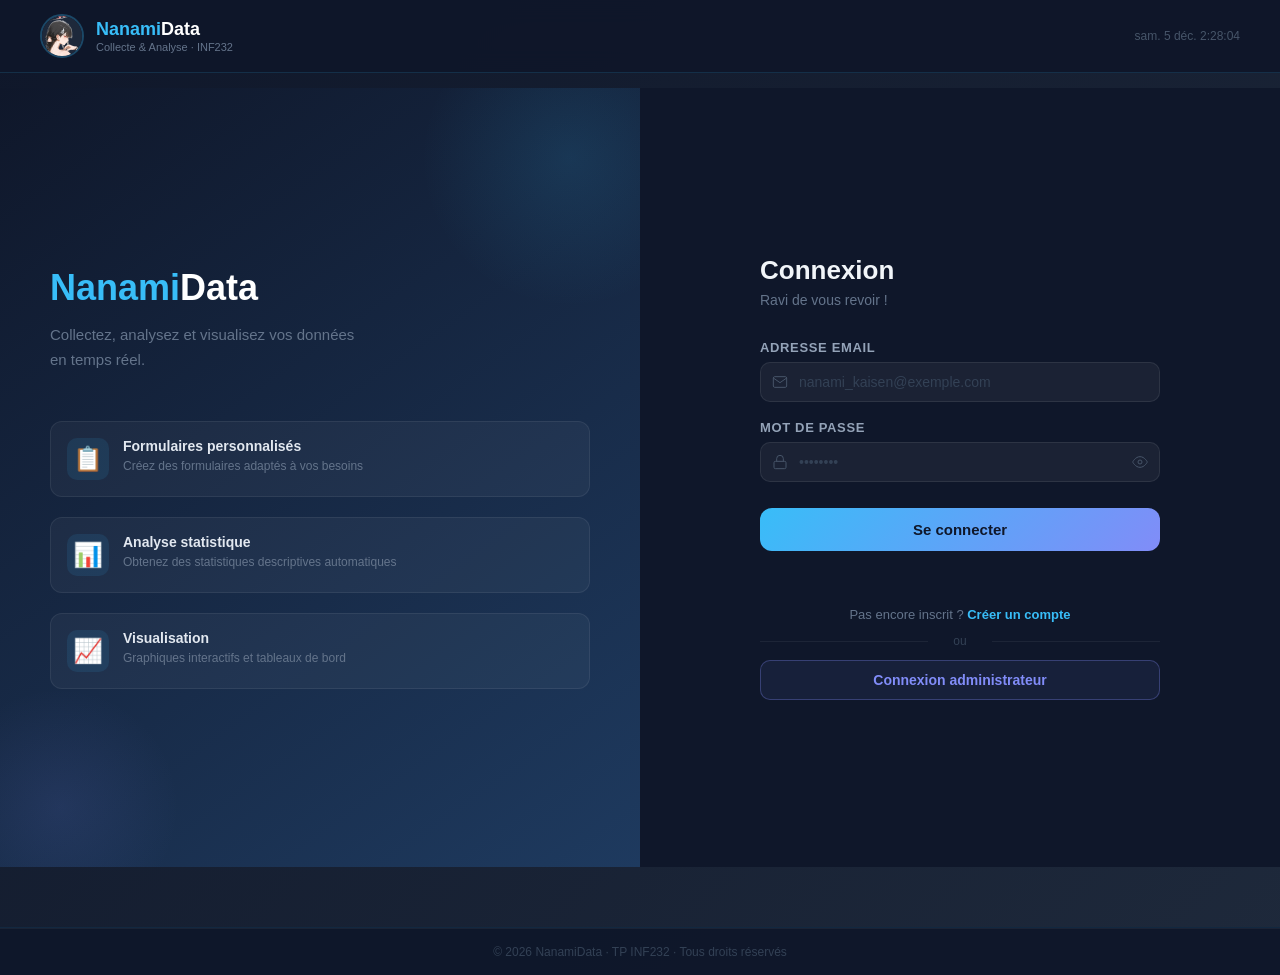
<file: page-connexion.html>
<!DOCTYPE html>
<html lang="fr">

<head>
    <meta charset="UTF-8">
    <meta name="viewport" content="width=device-width, initial-scale=1.0">
    <title>Connexion — NanamiData</title>
    <link rel="stylesheet" href="/styles/commun.css">
    <link rel="stylesheet" href="/styles/inscription-connexion.css">
</head>

<body>

    <header>
        <div class="header-gauche">
            <img src="/images/logo.jpg" alt="Logo" class="header-logo">
            <div class="header-brand">
                <h3><span>Nanami</span>Data</h3>
                <p>Collecte & Analyse · INF232</p>
            </div>
        </div>
        <div class="header-droite">
            <p id="heure" class="header-heure"></p>
        </div>
    </header>

    <main class="auth-main">

        <div class="auth-gauche">
            <div class="auth-brand">
                <h1><span>Nanami</span>Data</h1>
                <p>Collectez, analysez et visualisez vos données en temps réel.</p>
            </div>
            <div class="auth-features">
                <div class="auth-feature">
                    <span>📋</span>
                    <div>
                        <h4>Formulaires personnalisés</h4>
                        <p>Créez des formulaires adaptés à vos besoins</p>
                    </div>
                </div>
                <div class="auth-feature">
                    <span>📊</span>
                    <div>
                        <h4>Analyse statistique</h4>
                        <p>Obtenez des statistiques descriptives automatiques</p>
                    </div>
                </div>
                <div class="auth-feature">
                    <span>📈</span>
                    <div>
                        <h4>Visualisation</h4>
                        <p>Graphiques interactifs et tableaux de bord</p>
                    </div>
                </div>
            </div>
        </div>

        <div class="auth-droite">
            <div class="auth-carte">
                <div class="auth-titre">
                    <h2>Connexion</h2>
                    <p>Ravi de vous revoir !</p>
                </div>

                <form id="formLogin">
                    <div class="auth-champ">
                        <label for="loginEmail">Adresse email</label>
                        <div class="input-wrapper">
                            <svg class="input-icone" viewBox="0 0 24 24" fill="none" stroke="currentColor" stroke-width="1.5">
                                <path d="M4 4h16c1.1 0 2 .9 2 2v12c0 1.1-.9 2-2 2H4c-1.1 0-2-.9-2-2V6c0-1.1.9-2 2-2z"/>
                                <polyline points="22,6 12,13 2,6"/>
                            </svg>
                            <input type="email" id="loginEmail" placeholder="nanami_kaisen@exemple.com" required>
                        </div>
                    </div>

                    <div class="auth-champ">
                        <label for="loginPassword">Mot de passe</label>
                        <div class="input-wrapper">
                            <svg class="input-icone" viewBox="0 0 24 24" fill="none" stroke="currentColor" stroke-width="1.5">
                                <rect x="3" y="11" width="18" height="11" rx="2" ry="2"/>
                                <path d="M7 11V7a5 5 0 0 1 10 0v4"/>
                            </svg>
                            <input type="password" id="loginPassword" placeholder="••••••••" required>
                            <button type="button" class="toggle-mdp" onclick="toggleMdp('loginPassword', this)">
                                <svg viewBox="0 0 24 24" fill="none" stroke="currentColor"
                                     stroke-width="1.5" width="16" height="16">
                                    <path d="M1 12s4-8 11-8 11 8 11 8-4 8-11 8-11-8-11-8z"/>
                                    <circle cx="12" cy="12" r="3"/>
                                </svg>
                            </button>
                        </div>
                    </div>

                    <button type="submit" class="btn-auth" id="btnLogin">
                        Se connecter
                    </button>

                    <p id="loginMessage" class="auth-message"></p>
                </form>

                <div class="auth-liens">
                    <p>Pas encore inscrit ?
                        <a href="/page-inscription.html">Créer un compte</a>
                    </p>
                    <div class="separateur-auth">ou</div>
                    <button type="button" class="btn-admin" onclick="connexionAdmin()">Connexion administrateur</button>
                </div>
            </div>
        </div>

    </main>

    <footer>
        <div class="footer-bas" style="margin-top:0">
            <p>© 2026 NanamiData · TP INF232 · Tous droits réservés</p>
        </div>
    </footer>

    <script src="/js/api.js"></script>
    <script src="/js/inscription-connexion.js"></script>

</body>

</html>
</file>
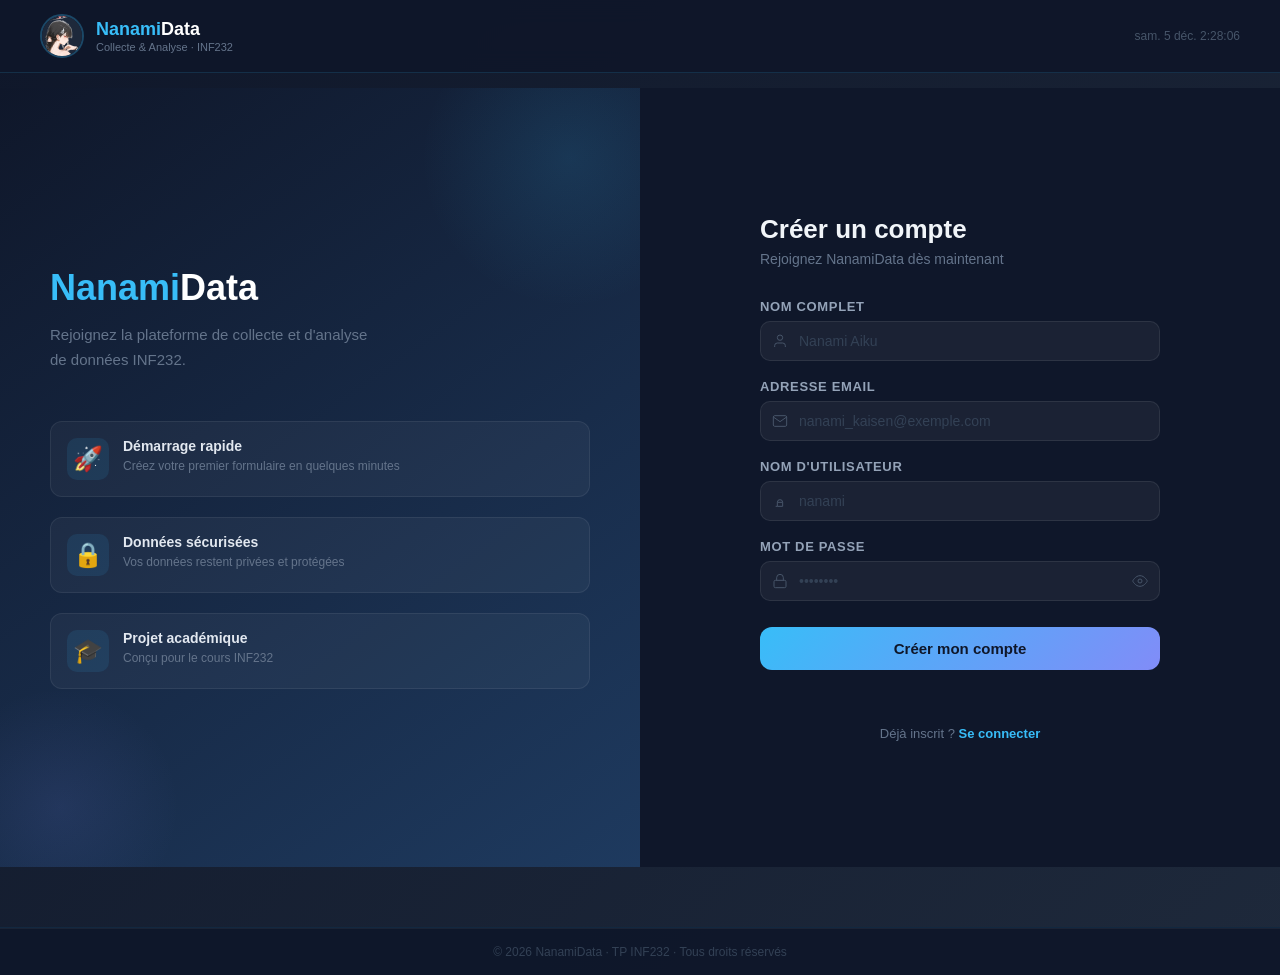
<file: page-inscription.html>
<!DOCTYPE html>
<html lang="fr">

<head>
    <meta charset="UTF-8">
    <meta name="viewport" content="width=device-width, initial-scale=1.0">
    <title>Inscription — NanamiData</title>
    <link rel="stylesheet" href="/styles/commun.css">
    <link rel="stylesheet" href="/styles/inscription-connexion.css">
</head>

<body>

    <header>
        <div class="header-gauche">
            <img src="/images/logo.jpg" alt="Logo" class="header-logo">
            <div class="header-brand">
                <h3><span>Nanami</span>Data</h3>
                <p>Collecte & Analyse · INF232</p>
            </div>
        </div>
        <div class="header-droite">
            <p id="heure" class="header-heure"></p>
        </div>
    </header>

    <main class="auth-main">

        <div class="auth-gauche">
            <div class="auth-brand">
                <h1><span>Nanami</span>Data</h1>
                <p>Rejoignez la plateforme de collecte et d'analyse de données INF232.</p>
            </div>
            <div class="auth-features">
                <div class="auth-feature">
                    <span>🚀</span>
                    <div>
                        <h4>Démarrage rapide</h4>
                        <p>Créez votre premier formulaire en quelques minutes</p>
                    </div>
                </div>
                <div class="auth-feature">
                    <span>🔒</span>
                    <div>
                        <h4>Données sécurisées</h4>
                        <p>Vos données restent privées et protégées</p>
                    </div>
                </div>
                <div class="auth-feature">
                    <span>🎓</span>
                    <div>
                        <h4>Projet académique</h4>
                        <p>Conçu pour le cours INF232</p>
                    </div>
                </div>
            </div>
        </div>

        <div class="auth-droite">
            <div class="auth-carte">
                <div class="auth-titre">
                    <h2>Créer un compte</h2>
                    <p>Rejoignez NanamiData dès maintenant</p>
                </div>

                <form id="formRegister">

                    <div class="auth-champ">
                        <label for="nom">Nom complet</label>
                        <div class="input-wrapper">
                            <svg class="input-icone" viewBox="0 0 24 24" fill="none" stroke="currentColor" stroke-width="1.5">
                                <path d="M20 21v-2a4 4 0 0 0-4-4H8a4 4 0 0 0-4 4v2"/>
                                <circle cx="12" cy="7" r="4"/>
                            </svg>
                            <input type="text" id="nom" placeholder="Nanami Aiku" required>
                        </div>
                    </div>

                    <div class="auth-champ">
                        <label for="email">Adresse email</label>
                        <div class="input-wrapper">
                            <svg class="input-icone" viewBox="0 0 24 24" fill="none" stroke="currentColor" stroke-width="1.5">
                                <path d="M4 4h16c1.1 0 2 .9 2 2v12c0 1.1-.9 2-2 2H4c-1.1 0-2-.9-2-2V6c0-1.1.9-2 2-2z"/>
                                <polyline points="22,6 12,13 2,6"/>
                            </svg>
                            <input type="email" id="email" placeholder="nanami_kaisen@exemple.com" required>
                        </div>
                    </div>

                    <div class="auth-champ">
                        <label for="nomUtilisateur">Nom d'utilisateur</label>
                        <div class="input-wrapper">
                            <svg class="input-icone" viewBox="0 0 24 24" fill="none" stroke="currentColor" stroke-width="1.5">
                                <path d="M5.5 20H8m0 0h8m-8 0v-6m8 6v-6m0 0H8m8 0a4 4 0 1 0-8 0"/>
                            </svg>
                            <input type="text" id="nomUtilisateur" placeholder="nanami" required>
                        </div>
                    </div>

                    <div class="auth-champ">
                        <label for="password">Mot de passe</label>
                        <div class="input-wrapper">
                            <svg class="input-icone" viewBox="0 0 24 24" fill="none" stroke="currentColor" stroke-width="1.5">
                                <rect x="3" y="11" width="18" height="11" rx="2" ry="2"/>
                                <path d="M7 11V7a5 5 0 0 1 10 0v4"/>
                            </svg>
                            <input type="password" id="password" placeholder="••••••••" required>
                            <button type="button" class="toggle-mdp" onclick="toggleMdp('password', this)">
                                <svg viewBox="0 0 24 24" fill="none" stroke="currentColor"
                                     stroke-width="1.5" width="16" height="16">
                                    <path d="M1 12s4-8 11-8 11 8 11 8-4 8-11 8-11-8-11-8z"/>
                                    <circle cx="12" cy="12" r="3"/>
                                </svg>
                            </button>
                        </div>
                    </div>

                    <button type="submit" class="btn-auth" id="btnRegister">
                        Créer mon compte
                    </button>

                    <p id="registerMessage" class="auth-message"></p>
                </form>

                <div class="auth-liens">
                    <p>Déjà inscrit ?
                        <a href="/page-connexion.html">Se connecter</a>
                    </p>
                </div>
            </div>
        </div>

    </main>

    <footer>
        <div class="footer-bas" style="margin-top:0">
            <p>© 2026 NanamiData · TP INF232 · Tous droits réservés</p>
        </div>
    </footer>

    <script src="/js/api.js"></script>
    <script src="/js/inscription-connexion.js"></script>

</body>

</html>
</file>
<file: styles/index.css>
main {
    display: flex;
    justify-content: center;
}

.principale {
    display: flex;
    width: 85%;
    justify-content: space-between;
    align-items: center;
    gap: 40px;
    background: rgba(255, 255, 255, 0.05);
    padding: 5%;
    border-radius: 15px;
    backdrop-filter: blur(10px);
    box-shadow: 0 0 25px rgba(0, 0, 0, 0.5);
    transition: 0.3s;
}

.principale:hover {
    transform: translateY(-5px);
}

.texte {
    flex: 2;
    display: flex;
    flex-direction: column;
    gap: 15px;
}

span {
    color: #38bdf8;
}

.actions {
    flex: 1;
    display: flex;
    flex-direction: column;
    gap: 15px;
}

.principale a {
    width: 100%;
    margin: 10px;
    gap: 100px;
    padding: 12px;
    text-decoration: none;
    border: none;
    border-radius: 10px;
    background: #38bdf8;
    color: #0f172a;
    font-weight: bold;
    cursor: pointer;
    transition: 0.3s;
}

.principale a:hover {
    background: #0ea5e9;
    transform: scale(1.03);
}

.section {
    display: flex;
    justify-content: center;
    gap: 25px;
    padding: 60px 40px;
    flex-wrap: wrap;
}

.section a {
    text-decoration: none;
    color: #e2e8f0;
}

.bloc {
    background: rgba(255, 255, 255, 0.05);
    backdrop-filter: blur(10px);
    border-radius: 15px;
    padding: 25px;
    width: 280px;
    text-align: center;
    box-shadow: 0 0 25px rgba(0, 0, 0, 0.4);
    transition: 0.3s;
}

.section>div:nth-child(1) {
    animation-delay: 0.1s;
}

.section>div:nth-child(2) {
    animation-delay: 0.2s;
}

.section>div:nth-child(3) {
    animation-delay: 0.3s;
}

.section>div:hover {
    transform: translateY(-8px);
    background: rgba(56, 189, 248, 0.08);
}

.section img {
    width: 70px;
    height: 70px;
    margin-bottom: 15px;
    object-fit: contain;
}

.section h2 {
    font-size: 18px;
    margin-bottom: 10px;
}

.section p {
    font-size: 14px;
    color: #cbd5f5;
    line-height: 1.5;
}

.section h2 {
    color: #38bdf8;
}

.droite {
    display: flex;
    flex-direction: column;
    align-items: flex-end;
    gap: 6px;
    min-width: 180px;
}

.user_info {
    display: flex;
    align-items: center;
    gap: 10px;
    font-size: 13px;
    color: #94a3b8;
}

.btn_logout {
    padding: 4px 12px;
    border: 1px solid #334155;
    border-radius: 6px;
    background: transparent;
    color: #94a3b8;
    font-size: 12px;
    cursor: pointer;
    transition: 0.2s;
}

.btn_logout:hover {
    background: rgba(239, 68, 68, 0.1);
    border-color: #ef4444;
    color: #ef4444;
}

.dashboard {
    padding: 40px;
    max-width: 1200px;
    margin: 0 auto;
}

.dashboard_titre {
    font-size: 22px;
    color: #38bdf8;
    margin-bottom: 24px;
    border-bottom: 1px solid rgba(56, 189, 248, 0.3);
    padding-bottom: 10px;
}

.section_titre {
    font-size: 17px;
    color: #94a3b8;
    margin: 32px 0 16px;
    text-transform: uppercase;
    letter-spacing: 0.05em;
}

.stats_conteneur {
    display: flex;
    gap: 20px;
    flex-wrap: wrap;
    margin-bottom: 10px;
}

.stat_carte {
    flex: 1;
    min-width: 160px;
    background: rgba(255, 255, 255, 0.05);
    border-radius: 14px;
    padding: 24px;
    text-align: center;
    border-top: 3px solid #38bdf8;
    backdrop-filter: blur(10px);
    transition: 0.3s;
}

.stat_carte:hover {
    transform: translateY(-4px);
    background: rgba(56, 189, 248, 0.08);
}

.stat_valeur {
    font-size: 32px;
    font-weight: bold;
    color: #38bdf8;
    margin-bottom: 6px;
}

.stat_label {
    font-size: 13px;
    color: #94a3b8;
    text-transform: uppercase;
    letter-spacing: 0.05em;
}

.formulaires_recents {
    display: flex;
    flex-direction: column;
    gap: 12px;
}

.recent_carte {
    display: flex;
    justify-content: space-between;
    align-items: center;
    background: rgba(255, 255, 255, 0.04);
    border-radius: 12px;
    padding: 16px 20px;
    border-left: 4px solid #38bdf8;
    transition: 0.2s;
    flex-wrap: wrap;
    gap: 12px;
}

.recent_carte:hover {
    background: rgba(56, 189, 248, 0.06);
}

.recent_info h4 {
    font-size: 15px;
    color: #e2e8f0;
    margin-bottom: 4px;
}

.recent_info p {
    font-size: 13px;
    color: #64748b;
    margin-bottom: 6px;
}

.recent_date {
    font-size: 12px;
    color: #475569;
}

.badge_mien {
    display: inline-block;
    margin-left: 8px;
    font-size: 11px;
    padding: 2px 8px;
    border-radius: 20px;
    background: rgba(56, 189, 248, 0.15);
    color: #38bdf8;
}

.recent_actions {
    display: flex;
    gap: 8px;
    flex-wrap: wrap;
}

.btn_action {
    padding: 6px 14px;
    border-radius: 8px;
    font-size: 12px;
    font-weight: bold;
    cursor: pointer;
    border: none;
    text-decoration: none;
    transition: 0.2s;
    display: inline-block;
}

.btn_remplir {
    background: rgba(52, 211, 153, 0.15);
    color: #34d399;
}

.btn_remplir:hover {
    background: rgba(52, 211, 153, 0.3);
}

.btn_analyser {
    background: rgba(129, 140, 248, 0.15);
    color: #818cf8;
}

.btn_analyser:hover {
    background: rgba(129, 140, 248, 0.3);
}

.btn_supprimer {
    background: rgba(239, 68, 68, 0.1);
    color: #ef4444;
}

.btn_supprimer:hover {
    background: rgba(239, 68, 68, 0.25);
}

.vide {
    color: #475569;
    font-size: 14px;
    text-align: center;
    padding: 20px;
}

#toast-conteneur {
    position: fixed;
    bottom: 24px;
    right: 24px;
    display: flex;
    flex-direction: column;
    gap: 10px;
    z-index: 9999;
    pointer-events: none;
}

.toast {
    display: flex;
    align-items: center;
    gap: 10px;
    padding: 12px 16px;
    border-radius: 10px;
    min-width: 260px;
    max-width: 380px;
    backdrop-filter: blur(12px);
    box-shadow: 0 4px 20px rgba(0, 0, 0, 0.4);
    font-size: 14px;
    pointer-events: all;
    opacity: 0;
    transform: translateX(40px);
    transition: opacity 0.35s ease, transform 0.35s ease;
}

.toast-visible {
    opacity: 1;
    transform: translateX(0);
}

.toast-success {
    background: rgba(34, 197, 94, 0.15);
    border: 1px solid rgba(34, 197, 94, 0.3);
    color: #86efac;
}

.toast-error {
    background: rgba(239, 68, 68, 0.15);
    border: 1px solid rgba(239, 68, 68, 0.3);
    color: #fca5a5;
}

.toast-info {
    background: rgba(56, 189, 248, 0.15);
    border: 1px solid rgba(56, 189, 248, 0.3);
    color: #7dd3fc;
}

.toast-warning {
    background: rgba(234, 179, 8, 0.15);
    border: 1px solid rgba(234, 179, 8, 0.3);
    color: #fde047;
}

.toast-icone {
    font-size: 16px;
    flex-shrink: 0;
}

.toast-message {
    flex: 1;
    line-height: 1.4;
}

.toast-close {
    background: none;
    border: none;
    color: inherit;
    cursor: pointer;
    font-size: 12px;
    opacity: 0.6;
    padding: 0;
    flex-shrink: 0;
    transition: opacity 0.2s;
}

.toast-close:hover {
    opacity: 1;
}

#spinner-overlay {
    position: fixed;
    inset: 0;
    background: rgba(15, 23, 42, 0.7);
    backdrop-filter: blur(4px);
    display: flex;
    align-items: center;
    justify-content: center;
    z-index: 9998;
    opacity: 0;
    pointer-events: none;
    transition: opacity 0.25s ease;
}

#spinner-overlay.spinner-visible {
    opacity: 1;
    pointer-events: all;
}

.spinner-boite {
    display: flex;
    flex-direction: column;
    align-items: center;
    gap: 16px;
}

.spinner {
    width: 44px;
    height: 44px;
    border: 3px solid rgba(56, 189, 248, 0.2);
    border-top-color: #38bdf8;
    border-radius: 50%;
    animation: spin 0.8s linear infinite;
}

@keyframes spin {
    to {
        transform: rotate(360deg);
    }
}

.spinner-boite p {
    color: #94a3b8;
    font-size: 14px;
}
</file>
<file: styles/commun.css>
* {
    margin: 0;
    padding: 0;
    box-sizing: border-box;
    font-family: Arial, Helvetica, sans-serif;
}

body {
    background: linear-gradient(135deg, #0f172a, #1e293b);
    color: #fff;
    min-height: 100vh;
}

header {
    display: flex;
    align-items: center;
    justify-content: space-between;
    padding: 14px 40px;
    background: rgba(15, 23, 42, 0.95);
    backdrop-filter: blur(12px);
    border-bottom: 1px solid rgba(56, 189, 248, 0.15);
    position: sticky;
    top: 0;
    z-index: 100;
    gap: 20px;
    margin-bottom: 15px;
}

.header-gauche {
    display: flex;
    align-items: center;
    gap: 12px;
    flex-shrink: 0;
}

.header-logo {
    width: 44px;
    height: 44px;
    border-radius: 50%;
    border: 2px solid rgba(56, 189, 248, 0.3);
    object-fit: cover;
}

.header-brand h3 {
    font-size: 18px;
    font-weight: 700;
    line-height: 1.2;
}

.header-brand h3 span {
    color: #38bdf8;
}

.header-brand p {
    font-size: 11px;
    color: #64748b;
    margin: 0;
}

.nav-bar {
    display: flex;
    align-items: center;
    gap: 4px;
    flex: 1;
    justify-content: center;
}

.nav-lien {
    text-decoration: none;
    color: #94a3b8;
    font-size: 14px;
    font-weight: 500;
    padding: 7px 14px;
    border-radius: 8px;
    transition: 0.2s;
    white-space: nowrap;
}

.nav-lien:hover {
    color: #e2e8f0;
    background: rgba(255, 255, 255, 0.07);
}

.nav-lien.active {
    color: #0f172a;
    background: #38bdf8;
    font-weight: 600;
}

.header-droite {
    display: flex;
    flex-direction: column;
    align-items: flex-end;
    gap: 4px;
    flex-shrink: 0;
    min-width: 160px;
}

.header-heure {
    font-size: 12px;
    color: #475569;
    font-variant-numeric: tabular-nums;
}

.header-user {
    display: flex;
    align-items: center;
    gap: 8px;
}

.header-user span {
    font-size: 13px;
    color: #94a3b8;
}

.btn-logout {
    padding: 4px 10px;
    border: 1px solid rgba(239, 68, 68, 0.3);
    border-radius: 6px;
    background: transparent;
    color: #f87171;
    font-size: 12px;
    cursor: pointer;
    transition: 0.2s;
}

.btn-logout:hover {
    background: rgba(239, 68, 68, 0.1);
}

.burger {
    display: none;
    flex-direction: column;
    gap: 5px;
    background: none;
    border: none;
    cursor: pointer;
    padding: 6px;
    flex-shrink: 0;
}

.burger span {
    display: block;
    width: 22px;
    height: 2px;
    background: #94a3b8;
    border-radius: 2px;
    transition: 0.3s;
}

.burger.ouvert span:nth-child(1) {
    transform: translateY(7px) rotate(45deg);
}

.burger.ouvert span:nth-child(2) {
    opacity: 0;
}

.burger.ouvert span:nth-child(3) {
    transform: translateY(-7px) rotate(-45deg);
}

footer {
    background: rgba(15, 23, 42, 0.98);
    border-top: 1px solid rgba(56, 189, 248, 0.1);
    margin-top: 60px;
}

.footer-conteneur {
    display: grid;
    grid-template-columns: 2fr 1fr 1fr 1fr;
    gap: 40px;
    padding: 48px 60px 32px;
    max-width: 1200px;
    margin: 0 auto;
}

.footer-brand h3 {
    font-size: 20px;
    font-weight: 700;
    margin-bottom: 10px;
}

.footer-brand h3 span {
    color: #38bdf8;
}

.footer-brand p {
    font-size: 13px;
    color: #64748b;
    line-height: 1.6;
}

.footer-bloc h4 {
    font-size: 13px;
    font-weight: 600;
    color: #38bdf8;
    text-transform: uppercase;
    letter-spacing: 0.08em;
    margin-bottom: 16px;
}

.footer-bloc ul {
    list-style: none;
    padding: 0;
    margin: 0;
    display: flex;
    flex-direction: column;
    gap: 10px;
}

.footer-bloc ul li a {
    font-size: 13px;
    color: #64748b;
    text-decoration: none;
    transition: 0.2s;
    display: flex;
    align-items: center;
    gap: 6px;
}

.footer-bloc ul li a:hover {
    color: #38bdf8;
    padding-left: 4px;
}

.footer-socials {
    display: flex;
    gap: 12px;
    flex-wrap: wrap;
}

.social-lien {
    display: flex;
    align-items: center;
    justify-content: center;
    width: 38px;
    height: 38px;
    border-radius: 10px;
    background: rgba(255, 255, 255, 0.05);
    border: 1px solid rgba(255, 255, 255, 0.08);
    color: #64748b;
    text-decoration: none;
    transition: 0.2s;
}

.social-lien svg {
    width: 18px;
    height: 18px;
}

.social-lien:hover {
    background: rgba(56, 189, 248, 0.15);
    border-color: rgba(56, 189, 248, 0.3);
    color: #38bdf8;
    transform: translateY(-2px);
}

.footer-bas {
    border-top: 1px solid rgba(255, 255, 255, 0.05);
    padding: 16px 60px;
    text-align: center;
    font-size: 12px;
    color: #334155;
}

@media (max-width: 768px) {
    header {
        padding: 12px 20px;
        flex-wrap: wrap;
    }
    .burger {
        display: flex;
    }
    .nav-bar {
        display: none;
        flex-direction: column;
        width: 100%;
        order: 4;
        background: rgba(15, 23, 42, 0.98);
        border-top: 1px solid rgba(56, 189, 248, 0.1);
        padding: 12px 0;
        gap: 4px;
    }
    .nav-bar.nav-ouverte {
        display: flex;
    }
    .nav-lien {
        width: 100%;
        padding: 10px 20px;
        border-radius: 0;
    }
    .header-droite {
        display: none;
    }
    .footer-conteneur {
        grid-template-columns: 1fr 1fr;
        padding: 32px 24px 24px;
        gap: 28px;
    }
    .footer-bas {
        padding: 16px 24px;
    }
}

@media (max-width: 480px) {
    .footer-conteneur {
        grid-template-columns: 1fr;
    }
    .header-brand p {
        display: none;
    }
}


/* ============================================================
   Modale de confirmation
   ============================================================ */

#confirm-overlay {
    position: fixed;
    inset: 0;
    background: rgba(15, 23, 42, 0.8);
    backdrop-filter: blur(6px);
    display: flex;
    align-items: center;
    justify-content: center;
    z-index: 10000;
    opacity: 0;
    transition: opacity 0.25s ease;
}

#confirm-overlay.confirm-visible {
    opacity: 1;
}

.confirm-boite {
    background: #1e293b;
    border: 1px solid rgba(255, 255, 255, 0.08);
    border-radius: 20px;
    padding: 36px 32px;
    max-width: 420px;
    width: 90%;
    text-align: center;
    box-shadow: 0 24px 60px rgba(0, 0, 0, 0.5);
    transform: scale(0.92) translateY(10px);
    transition: transform 0.25s ease;
}

#confirm-overlay.confirm-visible .confirm-boite {
    transform: scale(1) translateY(0);
}

.confirm-icone {
    font-size: 48px;
    margin-bottom: 16px;
    animation: pop 0.3s ease;
}

@keyframes pop {
    0% {
        transform: scale(0.5);
    }
    70% {
        transform: scale(1.15);
    }
    100% {
        transform: scale(1);
    }
}

.confirm-titre {
    font-size: 18px;
    font-weight: 600;
    color: #f1f5f9;
    margin-bottom: 8px;
    line-height: 1.4;
}

.confirm-sous {
    font-size: 13px;
    color: #64748b;
    margin-bottom: 28px;
    line-height: 1.6;
}

.confirm-actions {
    display: flex;
    gap: 12px;
    justify-content: center;
}

.confirm-btn-annuler {
    flex: 1;
    padding: 11px 20px;
    border: 1px solid rgba(255, 255, 255, 0.1);
    border-radius: 10px;
    background: rgba(255, 255, 255, 0.05);
    color: #94a3b8;
    font-size: 14px;
    font-weight: 500;
    cursor: pointer;
    transition: 0.2s;
    width: auto;
}

.confirm-btn-annuler:hover {
    background: rgba(255, 255, 255, 0.1);
    color: #e2e8f0;
    transform: none;
}

.confirm-btn-valider {
    flex: 1;
    padding: 11px 20px;
    border: none;
    border-radius: 10px;
    color: #fff;
    font-size: 14px;
    font-weight: 600;
    cursor: pointer;
    transition: 0.2s;
    width: auto;
}

.confirm-btn-valider:hover {
    opacity: 0.85;
    transform: translateY(-1px);
}
</file>
<file: styles/admin.css>
.admin-main {
    max-width: 1200px;
    margin: 0 auto;
    padding: 40px;
}

.admin-header {
    display: flex;
    justify-content: space-between;
    align-items: flex-start;
    margin-bottom: 32px;
    flex-wrap: wrap;
    gap: 16px;
}

.admin-header h1 {
    font-size: 28px;
    font-weight: 700;
    margin-bottom: 6px;
}

.admin-header h1 span {
    color: #818cf8;
}

.admin-header p {
    font-size: 14px;
    color: #64748b;
}

.admin-badge {
    font-size: 10px;
    font-weight: 700;
    padding: 2px 8px;
    border-radius: 20px;
    background: rgba(129, 140, 248, 0.2);
    color: #818cf8;
    letter-spacing: 0.08em;
}


/* Stats */

.admin-stats {
    display: grid;
    grid-template-columns: repeat(3, 1fr);
    gap: 20px;
    margin-bottom: 32px;
}

.stat-carte {
    display: flex;
    align-items: center;
    gap: 16px;
    padding: 24px;
    border-radius: 16px;
    border: 1px solid rgba(255, 255, 255, 0.07);
    transition: 0.2s;
}

.stat-carte:hover {
    transform: translateY(-3px);
}

.stat-carte.violet {
    background: rgba(129, 140, 248, 0.08);
    border-color: rgba(129, 140, 248, 0.2);
}

.stat-carte.bleu {
    background: rgba(56, 189, 248, 0.08);
    border-color: rgba(56, 189, 248, 0.2);
}

.stat-carte.vert {
    background: rgba(52, 211, 153, 0.08);
    border-color: rgba(52, 211, 153, 0.2);
}

.stat-valeur {
    font-size: 32px;
    font-weight: 700;
    line-height: 1;
    margin-bottom: 4px;
}

.stat-carte.violet .stat-valeur {
    color: #818cf8;
}

.stat-carte.bleu .stat-valeur {
    color: #38bdf8;
}

.stat-carte.vert .stat-valeur {
    color: #34d399;
}

.stat-label {
    font-size: 13px;
    color: #64748b;
    text-transform: uppercase;
    letter-spacing: 0.05em;
}


/* Onglets */

.admin-onglets {
    display: flex;
    gap: 8px;
    margin-bottom: 24px;
    border-bottom: 1px solid rgba(255, 255, 255, 0.06);
    padding-bottom: 0;
}

.onglet {
    padding: 10px 20px;
    border: none;
    background: none;
    color: #64748b;
    font-size: 14px;
    font-weight: 500;
    cursor: pointer;
    border-bottom: 2px solid transparent;
    transition: 0.2s;
    margin-bottom: -1px;
    border-radius: 0;
    width: auto;
}

.onglet:hover {
    color: #e2e8f0;
}

.onglet.actif {
    color: #818cf8;
    border-bottom-color: #818cf8;
    transform: none;
}


/* Section */

.admin-section {
    animation: fadeIn 0.3s ease;
}

.section-header {
    display: flex;
    justify-content: space-between;
    align-items: center;
    margin-bottom: 16px;
    flex-wrap: wrap;
    gap: 12px;
}

.section-header h2 {
    font-size: 18px;
    color: #e2e8f0;
}

.input-recherche {
    padding: 8px 14px;
    border-radius: 8px;
    border: 1px solid rgba(255, 255, 255, 0.08);
    background: rgba(255, 255, 255, 0.05);
    color: #e2e8f0;
    font-size: 13px;
    outline: none;
    width: 240px;
    transition: 0.2s;
}

.input-recherche:focus {
    border-color: #818cf8;
    box-shadow: 0 0 0 3px rgba(129, 140, 248, 0.1);
}


/* Table */

.table-wrapper {
    overflow-x: auto;
    border-radius: 14px;
    border: 1px solid rgba(255, 255, 255, 0.06);
}

.admin-table {
    width: 100%;
    border-collapse: collapse;
    font-size: 14px;
}

.admin-table thead tr {
    background: rgba(129, 140, 248, 0.1);
}

.admin-table th {
    padding: 13px 16px;
    text-align: left;
    color: #818cf8;
    font-weight: 600;
    font-size: 12px;
    text-transform: uppercase;
    letter-spacing: 0.05em;
    white-space: nowrap;
}

.admin-table td {
    padding: 12px 16px;
    border-bottom: 1px solid rgba(255, 255, 255, 0.04);
    color: #cbd5e1;
    vertical-align: middle;
}

.admin-table tbody tr:hover {
    background: rgba(255, 255, 255, 0.03);
}

.admin-table tbody tr:last-child td {
    border-bottom: none;
}


/* Role badge */

.role-badge {
    display: inline-block;
    padding: 3px 10px;
    border-radius: 20px;
    font-size: 11px;
    font-weight: 700;
    letter-spacing: 0.05em;
}

.role-badge.admin {
    background: rgba(129, 140, 248, 0.2);
    color: #818cf8;
}

.role-badge.user {
    background: rgba(100, 116, 139, 0.2);
    color: #94a3b8;
}


/* Boutons action */

.btn-table {
    padding: 5px 12px;
    border-radius: 6px;
    border: none;
    font-size: 12px;
    font-weight: 600;
    cursor: pointer;
    transition: 0.2s;
    margin-right: 6px;
}

.btn-table.promouvoir {
    background: rgba(129, 140, 248, 0.15);
    color: #818cf8;
}

.btn-table.promouvoir:hover {
    background: rgba(129, 140, 248, 0.3);
}

.btn-table.retrograder {
    background: rgba(234, 179, 8, 0.15);
    color: #eab308;
}

.btn-table.retrograder:hover {
    background: rgba(234, 179, 8, 0.3);
}

.btn-table.supprimer {
    background: rgba(239, 68, 68, 0.1);
    color: #ef4444;
}

.btn-table.supprimer:hover {
    background: rgba(239, 68, 68, 0.25);
}

.btn-table.analyser {
    background: rgba(52, 211, 153, 0.1);
    color: #34d399;
}

.btn-table.analyser:hover {
    background: rgba(52, 211, 153, 0.25);
}

.btn-actualiser {
    padding: 9px 18px;
    border: 1px solid rgba(129, 140, 248, 0.3);
    border-radius: 8px;
    background: rgba(129, 140, 248, 0.08);
    color: #818cf8;
    font-size: 13px;
    font-weight: 600;
    cursor: pointer;
    transition: 0.2s;
    width: auto;
}

.btn-actualiser:hover {
    background: rgba(129, 140, 248, 0.2);
    transform: none;
}


/* Responsive */

@media (max-width: 768px) {
    .admin-main {
        padding: 20px;
    }
    .admin-stats {
        grid-template-columns: 1fr;
    }
    .input-recherche {
        width: 100%;
    }
}
</file>
<file: styles/collecte_donnees.css>
main {
    padding: 40px;
}

main h1 {
    text-align: center;
    margin-bottom: 40px;
}

#formulaires {
    display: flex;
    flex-direction: column;
    gap: 20px;
    align-items: center;
}

.form-card-header {
    display: flex;
    align-items: center;
    justify-content: space-between;
    gap: 10px;
    margin-bottom: 8px;
}

.form-badge-mien {
    font-size: 11px;
    padding: 2px 8px;
    border-radius: 20px;
    background: rgba(56, 189, 248, 0.15);
    color: #38bdf8;
    white-space: nowrap;
    flex-shrink: 0;
}

.form-auteur-ligne {
    margin: 6px 0 12px;
}

.form-auteur {
    font-size: 12px;
    color: #475569;
}

.form-description {
    color: #94a3b8;
    font-size: 13px;
    margin-bottom: 4px;
}

.form-card {
    width: 700px;
    background: rgba(255, 255, 255, 0.05);
    border-radius: 15px;
    padding: 20px;
    margin: 1.5%;
    backdrop-filter: blur(10px);
    box-shadow: 0 0 25px rgba(0, 0, 0, 0.4);
    cursor: pointer;
    transition: 0.3s;
}

.form-card:hover {
    transform: translateY(-5px);
}

.form-card h2 {
    color: #38bdf8;
    margin-bottom: 10px;
}

.form-card p {
    color: #cbd5f5;
    font-size: 14px;
}

.form-content {
    margin-top: 20px;
    display: none;
    flex-direction: column;
    gap: 15px;
}

.form-card.active .form-content {
    display: flex;
}

.question {
    background: rgba(255, 255, 255, 0.04);
    padding: 15px;
    border-radius: 10px;
    border-left: 4px solid #38bdf8;
    display: flex;
    flex-direction: column;
    gap: 10px;
    margin-top: 10px;
}

input[type="text"] {
    padding: 10px;
    border-radius: 8px;
    border: none;
    background: #1e293b;
    color: #fff;
}

input[type="number"] {
    padding: 10px 14px;
    border-radius: 8px;
    border: 1px solid #334155;
    background: #1e293b;
    color: #fff;
    width: 100%;
    font-size: 14px;
    outline: none;
    transition: 0.3s;
}

input[type="number"]:focus {
    border-color: #38bdf8;
    box-shadow: 0 0 0 3px rgba(56, 189, 248, 0.15);
}

input[type="number"]::-webkit-inner-spin-button,
input[type="number"]::-webkit-outer-spin-button {
    opacity: 1;
    filter: invert(1);
}

input[type="radio"] {
    appearance: none;
    -webkit-appearance: none;
    width: 18px;
    height: 18px;
    border: 2px solid #38bdf8;
    border-radius: 50%;
    background: transparent;
    cursor: pointer;
    transition: 0.2s;
    flex-shrink: 0;
}

input[type="radio"]:checked {
    background: #38bdf8;
    border-color: #38bdf8;
    box-shadow: 0 0 0 3px rgba(56, 189, 248, 0.2);
}

input[type="radio"]:hover {
    border-color: #7dd3fc;
}

input[type="checkbox"] {
    appearance: none;
    -webkit-appearance: none;
    width: 18px;
    height: 18px;
    border: 2px solid #38bdf8;
    border-radius: 4px;
    background: transparent;
    cursor: pointer;
    transition: 0.2s;
    flex-shrink: 0;
    position: relative;
}

input[type="checkbox"]:checked {
    background: #38bdf8;
    border-color: #38bdf8;
}

input[type="checkbox"]:checked::after {
    content: "";
    position: absolute;
    left: 4px;
    top: 1px;
    width: 5px;
    height: 9px;
    border: 2px solid #0f172a;
    border-top: none;
    border-left: none;
    transform: rotate(45deg);
}

input[type="checkbox"]:hover {
    border-color: #7dd3fc;
}

label {
    font-size: 14px;
    display: flex;
    gap: 8px;
    align-items: center;
}

.form-card button {
    margin-top: 10px;
    padding: 12px;
    border: none;
    border-radius: 10px;
    background: #38bdf8;
    color: #0f172a;
    font-weight: bold;
    cursor: pointer;
    transition: 0.3s;
}

.form-card button:hover {
    background: #0ea5e9;
    transform: scale(1.03);
}

.form-actions {
    display: flex;
    gap: 10px;
    margin-top: 12px;
}

.btn-analyser {
    padding: 8px 16px;
    border: none;
    border-radius: 8px;
    background: rgba(129, 140, 248, 0.2);
    color: #818cf8;
    font-size: 13px;
    font-weight: bold;
    cursor: pointer;
    transition: 0.2s;
}

.btn-analyser:hover {
    background: rgba(129, 140, 248, 0.35);
    transform: scale(1.03);
}

.pagination {
    display: flex;
    justify-content: center;
    align-items: center;
    gap: 16px;
    margin: 24px 0;
}

.pagination button {
    padding: 8px 18px;
    border: 1px solid #334155;
    border-radius: 8px;
    background: rgba(255, 255, 255, 0.05);
    color: #e2e8f0;
    cursor: pointer;
    transition: 0.2s;
    font-size: 13px;
}

.pagination button:hover:not(:disabled) {
    background: rgba(56, 189, 248, 0.15);
    border-color: #38bdf8;
    color: #38bdf8;
}

.pagination button:disabled {
    opacity: 0.3;
    cursor: not-allowed;
}

.pagination span {
    font-size: 13px;
    color: #94a3b8;
}

#toast-conteneur {
    position: fixed;
    bottom: 24px;
    right: 24px;
    display: flex;
    flex-direction: column;
    gap: 10px;
    z-index: 9999;
    pointer-events: none;
}

.toast {
    display: flex;
    align-items: center;
    gap: 10px;
    padding: 12px 16px;
    border-radius: 10px;
    min-width: 260px;
    max-width: 380px;
    backdrop-filter: blur(12px);
    box-shadow: 0 4px 20px rgba(0, 0, 0, 0.4);
    font-size: 14px;
    pointer-events: all;
    opacity: 0;
    transform: translateX(40px);
    transition: opacity 0.35s ease, transform 0.35s ease;
}

.toast-visible {
    opacity: 1;
    transform: translateX(0);
}

.toast-success {
    background: rgba(34, 197, 94, 0.15);
    border: 1px solid rgba(34, 197, 94, 0.3);
    color: #86efac;
}

.toast-error {
    background: rgba(239, 68, 68, 0.15);
    border: 1px solid rgba(239, 68, 68, 0.3);
    color: #fca5a5;
}

.toast-info {
    background: rgba(56, 189, 248, 0.15);
    border: 1px solid rgba(56, 189, 248, 0.3);
    color: #7dd3fc;
}

.toast-warning {
    background: rgba(234, 179, 8, 0.15);
    border: 1px solid rgba(234, 179, 8, 0.3);
    color: #fde047;
}

.toast-icone {
    font-size: 16px;
    flex-shrink: 0;
}

.toast-message {
    flex: 1;
    line-height: 1.4;
}

.toast-close {
    background: none;
    border: none;
    color: inherit;
    cursor: pointer;
    font-size: 12px;
    opacity: 0.6;
    padding: 0;
    flex-shrink: 0;
    transition: opacity 0.2s;
}

.toast-close:hover {
    opacity: 1;
}

#spinner-overlay {
    position: fixed;
    inset: 0;
    background: rgba(15, 23, 42, 0.7);
    backdrop-filter: blur(4px);
    display: flex;
    align-items: center;
    justify-content: center;
    z-index: 9998;
    opacity: 0;
    pointer-events: none;
    transition: opacity 0.25s ease;
}

#spinner-overlay.spinner-visible {
    opacity: 1;
    pointer-events: all;
}

.spinner-boite {
    display: flex;
    flex-direction: column;
    align-items: center;
    gap: 16px;
}

.spinner {
    width: 44px;
    height: 44px;
    border: 3px solid rgba(56, 189, 248, 0.2);
    border-top-color: #38bdf8;
    border-radius: 50%;
    animation: spin 0.8s linear infinite;
}

@keyframes spin {
    to {
        transform: rotate(360deg);
    }
}

.spinner-boite p {
    color: #94a3b8;
    font-size: 14px;
}

.confirmation-overlay {
    position: absolute;
    inset: 0;
    background: rgba(15, 23, 42, 0.85);
    border-radius: 15px;
    display: flex;
    align-items: center;
    justify-content: center;
    animation: fadeIn 0.3s ease;
    z-index: 10;
}

.confirmation-boite {
    display: flex;
    flex-direction: column;
    align-items: center;
    gap: 12px;
}

.confirmation-icone {
    font-size: 48px;
    animation: pop 0.4s ease;
}

.confirmation-boite p {
    font-size: 18px;
    font-weight: bold;
    color: #34d399;
}

@keyframes pop {
    0% {
        transform: scale(0);
    }
    70% {
        transform: scale(1.2);
    }
    100% {
        transform: scale(1);
    }
}
</file>
<file: styles/contact.css>
.contact-main {
    max-width: 1100px;
    margin: 0 auto;
    padding: 60px 40px;
}

.contact-hero {
    text-align: center;
    margin-bottom: 56px;
}

.contact-hero h1 {
    font-size: 38px;
    font-weight: 700;
    margin-bottom: 14px;
}

.contact-hero h1 span {
    color: #38bdf8;
}

.contact-hero p {
    color: #64748b;
    font-size: 16px;
    line-height: 1.7;
}

.contact-grille {
    display: grid;
    grid-template-columns: 1.6fr 1fr;
    gap: 40px;
    align-items: start;
}


/* Formulaire */

.contact-form-bloc {
    background: rgba(255, 255, 255, 0.04);
    border: 1px solid rgba(255, 255, 255, 0.07);
    border-radius: 20px;
    padding: 36px;
}

.form-row {
    display: grid;
    grid-template-columns: 1fr 1fr;
    gap: 16px;
}

.form-groupe {
    display: flex;
    flex-direction: column;
    gap: 7px;
    margin-bottom: 18px;
}

.form-groupe label {
    font-size: 13px;
    font-weight: 600;
    color: #94a3b8;
    text-transform: uppercase;
    letter-spacing: 0.05em;
}

.form-groupe input,
.form-groupe select,
.form-groupe textarea {
    padding: 11px 14px;
    border-radius: 10px;
    border: 1px solid rgba(255, 255, 255, 0.08);
    background: rgba(255, 255, 255, 0.05);
    color: #e2e8f0;
    font-size: 14px;
    outline: none;
    transition: 0.2s;
    resize: none;
}

.form-groupe input:focus,
.form-groupe select:focus,
.form-groupe textarea:focus {
    border-color: #38bdf8;
    background: rgba(56, 189, 248, 0.05);
    box-shadow: 0 0 0 3px rgba(56, 189, 248, 0.1);
}

.form-groupe select option {
    background: #1e293b;
    color: #e2e8f0;
}

.form-note {
    flex-direction: row;
    align-items: center;
    gap: 10px;
}

.form-note input[type="checkbox"] {
    width: 16px;
    height: 16px;
    accent-color: #38bdf8;
    cursor: pointer;
    padding: 0;
    border: none;
}

.form-note label {
    font-size: 13px;
    color: #64748b;
    text-transform: none;
    letter-spacing: 0;
    cursor: pointer;
    font-weight: 400;
}

.btn-envoyer {
    width: 100%;
    padding: 13px 24px;
    border: none;
    border-radius: 12px;
    background: linear-gradient(135deg, #38bdf8, #818cf8);
    color: #0f172a;
    font-size: 15px;
    font-weight: 700;
    cursor: pointer;
    display: flex;
    align-items: center;
    justify-content: center;
    gap: 10px;
    transition: 0.25s;
    margin-top: 8px;
}

.btn-envoyer:hover {
    transform: translateY(-2px);
    box-shadow: 0 8px 24px rgba(56, 189, 248, 0.3);
}

.btn-envoyer:disabled {
    opacity: 0.6;
    cursor: not-allowed;
    transform: none;
}

.confirm-btn-valider[style*="38bdf8"] {
    color: #0f172a;
}


/* Infos */

.contact-info-bloc {
    display: flex;
    flex-direction: column;
    gap: 16px;
}

.info-carte {
    display: flex;
    align-items: flex-start;
    gap: 14px;
    background: rgba(255, 255, 255, 0.04);
    border: 1px solid rgba(255, 255, 255, 0.07);
    border-radius: 14px;
    padding: 18px 20px;
    transition: 0.2s;
}

.info-carte:hover {
    border-color: rgba(56, 189, 248, 0.2);
    background: rgba(56, 189, 248, 0.05);
}

.info-icone {
    font-size: 24px;
    flex-shrink: 0;
    width: 44px;
    height: 44px;
    display: flex;
    align-items: center;
    justify-content: center;
    background: rgba(56, 189, 248, 0.1);
    border-radius: 10px;
}

.info-carte h4 {
    font-size: 13px;
    font-weight: 600;
    color: #38bdf8;
    margin-bottom: 4px;
    text-transform: uppercase;
    letter-spacing: 0.05em;
}

.info-carte p {
    font-size: 13px;
    color: #64748b;
    line-height: 1.5;
}

.socials-section {
    background: rgba(255, 255, 255, 0.04);
    border: 1px solid rgba(255, 255, 255, 0.07);
    border-radius: 14px;
    padding: 20px;
}

.socials-section h4 {
    font-size: 13px;
    font-weight: 600;
    color: #38bdf8;
    text-transform: uppercase;
    letter-spacing: 0.05em;
    margin-bottom: 14px;
}

.contact-socials {
    display: flex;
    flex-direction: column;
    gap: 10px;
}

.social-lien-grand {
    display: flex;
    align-items: center;
    gap: 10px;
    padding: 10px 14px;
    border-radius: 10px;
    background: rgba(255, 255, 255, 0.04);
    border: 1px solid rgba(255, 255, 255, 0.07);
    color: #94a3b8;
    text-decoration: none;
    font-size: 14px;
    font-weight: 500;
    transition: 0.2s;
}

.social-lien-grand:hover {
    background: rgba(56, 189, 248, 0.1);
    border-color: rgba(56, 189, 248, 0.3);
    color: #38bdf8;
}


/* Responsive */

@media (max-width: 768px) {
    .contact-main {
        padding: 32px 20px;
    }
    .contact-grille {
        grid-template-columns: 1fr;
    }
    .form-row {
        grid-template-columns: 1fr;
    }
    .contact-hero h1 {
        font-size: 28px;
    }
}
</file>
<file: styles/donnees.css>
* {
    box-sizing: border-box;
}

main {
    padding: 40px;
    color: white;
    max-width: 1200px;
    margin: 0 auto;
}

main h1 {
    text-align: center;
    margin-bottom: 30px;
    font-size: 32px;
}

main h2 {
    margin: 40px 0 20px;
    color: #38bdf8;
    font-size: 20px;
    border-bottom: 1px solid rgba(56, 189, 248, 0.3);
    padding-bottom: 8px;
}

.carte_conteneur {
    display: flex;
    gap: 20px;
    flex-wrap: wrap;
}

.carte {
    flex: 1;
    min-width: 200px;
    background: rgba(255, 255, 255, 0.05);
    backdrop-filter: blur(10px);
    padding: 25px;
    border-radius: 15px;
    text-align: center;
    box-shadow: 0 0 20px rgba(0, 0, 0, 0.4);
    transition: 0.3s;
    border-top: 3px solid #38bdf8;
}

.carte:hover {
    transform: translateY(-5px);
    background: rgba(56, 189, 248, 0.08);
}

.carte h3 {
    font-size: 14px;
    color: #94a3b8;
    margin-bottom: 8px;
    text-transform: uppercase;
    letter-spacing: 0.05em;
}

.carte p {
    font-size: 28px;
    font-weight: bold;
    margin-top: 6px;
    color: #38bdf8;
}

.resume {
    margin-top: 25px;
    padding: 20px;
    border-radius: 12px;
    background: rgba(255, 255, 255, 0.05);
    border-left: 4px solid #38bdf8;
    font-size: 15px;
    line-height: 1.6;
}

.table_conteneur {
    overflow-x: auto;
    border-radius: 12px;
    background: rgba(255, 255, 255, 0.03);
}

table {
    width: 100%;
    border-collapse: collapse;
    font-size: 14px;
}

thead tr {
    background: rgba(56, 189, 248, 0.15);
}

th {
    padding: 12px 16px;
    text-align: left;
    color: #38bdf8;
    font-weight: 600;
    white-space: nowrap;
}

td {
    padding: 10px 16px;
    border-bottom: 1px solid rgba(255, 255, 255, 0.05);
    color: #e2e8f0;
}

tbody tr:hover {
    background: rgba(56, 189, 248, 0.05);
}

.badge {
    display: inline-block;
    padding: 2px 10px;
    border-radius: 20px;
    font-size: 12px;
    font-weight: bold;
}

.badge.homogene {
    background: rgba(34, 197, 94, 0.15);
    color: #22c55e;
}

.badge.moderement {
    background: rgba(234, 179, 8, 0.15);
    color: #eab308;
}

.badge.tres_variable {
    background: rgba(239, 68, 68, 0.15);
    color: #ef4444;
}

.charts {
    display: flex;
    flex-direction: column;
    gap: 30px;
}

.chart_bloc {
    background: rgba(255, 255, 255, 0.04);
    border-radius: 16px;
    padding: 24px;
    box-shadow: 0 0 20px rgba(0, 0, 0, 0.3);
    margin: 10px;
}

.chart_bloc h3 {
    font-size: 15px;
    color: #94a3b8;
    margin-bottom: 16px;
    text-transform: uppercase;
    letter-spacing: 0.05em;
}

canvas {
    width: 100% !important;
    max-height: 320px;
}

#details {
    display: grid;
    grid-template-columns: repeat(auto-fit, minmax(280px, 1fr));
    gap: 20px;
}

.detail_carte {
    background: rgba(255, 255, 255, 0.04);
    border-radius: 14px;
    padding: 20px;
    border-left: 4px solid #38bdf8;
    opacity: 0;
    transform: translateY(10px);
    transition: 0.3s;
}

.detail_carte h3 {
    font-size: 15px;
    color: #e2e8f0;
    margin-bottom: 12px;
}

.detail_carte .type_badge {
    display: inline-block;
    font-size: 11px;
    padding: 2px 8px;
    border-radius: 20px;
    background: rgba(56, 189, 248, 0.15);
    color: #38bdf8;
    margin-bottom: 10px;
}

.detail_carte .stat_ligne {
    display: flex;
    justify-content: space-between;
    font-size: 13px;
    padding: 4px 0;
    border-bottom: 1px solid rgba(255, 255, 255, 0.05);
    color: #94a3b8;
}

.detail_carte .stat_ligne span:last-child {
    color: #e2e8f0;
    font-weight: 600;
}

.detail_carte .reponse_item {
    font-size: 13px;
    padding: 6px 10px;
    margin: 4px 0;
    border-radius: 8px;
    background: rgba(255, 255, 255, 0.04);
    color: #cbd5e1;
}

@keyframes fadeIn {
    to {
        opacity: 1;
        transform: translateY(0);
    }
}

#toast-conteneur {
    position: fixed;
    bottom: 24px;
    right: 24px;
    display: flex;
    flex-direction: column;
    gap: 10px;
    z-index: 9999;
    pointer-events: none;
}

.toast {
    display: flex;
    align-items: center;
    gap: 10px;
    padding: 12px 16px;
    border-radius: 10px;
    min-width: 260px;
    max-width: 380px;
    backdrop-filter: blur(12px);
    box-shadow: 0 4px 20px rgba(0, 0, 0, 0.4);
    font-size: 14px;
    pointer-events: all;
    opacity: 0;
    transform: translateX(40px);
    transition: opacity 0.35s ease, transform 0.35s ease;
}

.toast-visible {
    opacity: 1;
    transform: translateX(0);
}

.toast-success {
    background: rgba(34, 197, 94, 0.15);
    border: 1px solid rgba(34, 197, 94, 0.3);
    color: #86efac;
}

.toast-error {
    background: rgba(239, 68, 68, 0.15);
    border: 1px solid rgba(239, 68, 68, 0.3);
    color: #fca5a5;
}

.toast-info {
    background: rgba(56, 189, 248, 0.15);
    border: 1px solid rgba(56, 189, 248, 0.3);
    color: #7dd3fc;
}

.toast-warning {
    background: rgba(234, 179, 8, 0.15);
    border: 1px solid rgba(234, 179, 8, 0.3);
    color: #fde047;
}

.toast-icone {
    font-size: 16px;
    flex-shrink: 0;
}

.toast-message {
    flex: 1;
    line-height: 1.4;
}

.toast-close {
    background: none;
    border: none;
    color: inherit;
    cursor: pointer;
    font-size: 12px;
    opacity: 0.6;
    padding: 0;
    flex-shrink: 0;
    transition: opacity 0.2s;
}

.toast-close:hover {
    opacity: 1;
}

#spinner-overlay {
    position: fixed;
    inset: 0;
    background: rgba(15, 23, 42, 0.7);
    backdrop-filter: blur(4px);
    display: flex;
    align-items: center;
    justify-content: center;
    z-index: 9998;
    opacity: 0;
    pointer-events: none;
    transition: opacity 0.25s ease;
}

#spinner-overlay.spinner-visible {
    opacity: 1;
    pointer-events: all;
}

.spinner-boite {
    display: flex;
    flex-direction: column;
    align-items: center;
    gap: 16px;
}

.spinner {
    width: 44px;
    height: 44px;
    border: 3px solid rgba(56, 189, 248, 0.2);
    border-top-color: #38bdf8;
    border-radius: 50%;
    animation: spin 0.8s linear infinite;
}

@keyframes spin {
    to {
        transform: rotate(360deg);
    }
}

.spinner-boite p {
    color: #94a3b8;
    font-size: 14px;
}

.page_vide {
    display: flex;
    flex-direction: column;
    align-items: center;
    justify-content: center;
    gap: 20px;
    padding: 80px 40px;
    text-align: center;
    color: #64748b;
    font-size: 16px;
}

.btn_retour {
    display: inline-block;
    padding: 10px 24px;
    border-radius: 10px;
    background: rgba(56, 189, 248, 0.15);
    color: #38bdf8;
    text-decoration: none;
    font-size: 14px;
    font-weight: bold;
    border: 1px solid rgba(56, 189, 248, 0.3);
    transition: 0.2s;
}

.btn_retour:hover {
    background: rgba(56, 189, 248, 0.3);
}
</file>
<file: styles/formulaire.css>
main {
    display: flex;
    justify-content: center;
    padding: 40px;
}

.formulaire {
    width: 700px;
    background: rgba(255, 255, 255, 0.05);
    padding: 40px;
    border-radius: 20px;
    backdrop-filter: blur(12px);
    box-shadow: 0 0 30px rgba(0, 0, 0, 0.5);
    display: flex;
    flex-direction: column;
    gap: 25px;
}

.formulaire h1 {
    font-size: 28px;
}

.formulaire h2 {
    font-size: 20px;
    color: #38bdf8;
}

.info_formulaire {
    display: flex;
    flex-direction: column;
    gap: 15px;
}

input,
textarea,
select {
    padding: 12px;
    border-radius: 10px;
    border: none;
    outline: none;
    background: #1e293b;
    color: #fff;
}

textarea {
    resize: none;
    height: 80px;
}

.question {
    background: rgba(255, 255, 255, 0.04);
    padding: 20px;
    border-radius: 12px;
    display: flex;
    flex-direction: column;
    gap: 10px;
    margin: 1.5%;
    border-left: 4px solid #38bdf8;
    transition: 0.3s;
}

.question:hover {
    background: rgba(56, 189, 248, 0.08);
}

.actions {
    display: flex;
    gap: 15px;
}

button {
    flex: 1;
    padding: 12px;
    border: none;
    border-radius: 10px;
    background: #38bdf8;
    color: #0f172a;
    font-weight: bold;
    cursor: pointer;
    transition: 0.3s;
}

button:hover {
    background: #0ea5e9;
    transform: scale(1.03);
}

button.submit {
    background: #9393ff;
    box-shadow: 0 0 5px #0f172a;
}

button.submit:hover {
    background: #5656df;
}

.nouveau {
    background: #0f172a;
    margin: 2%;
    color: white;
    font-weight: bold;
    transition: transform 0.15s ease, background 0.2s;
}

.nouveau:hover {
    background: #5656df;
}

.nouveau:active {
    transform: scale(0.95);
    background: #0f172a;
    color: #5656df;
}

.animation_nouveau {
    animation: animation_nouveau 0.4s forwards;
}

@keyframes animation_nouveau {
    from {
        opacity: 1;
        transform: translateY(0);
    }
    to {
        opacity: 0;
        transform: translateY(-10px);
    }
}

#toast-conteneur {
    position: fixed;
    bottom: 24px;
    right: 24px;
    display: flex;
    flex-direction: column;
    gap: 10px;
    z-index: 9999;
    pointer-events: none;
}

.toast {
    display: flex;
    align-items: center;
    gap: 10px;
    padding: 12px 16px;
    border-radius: 10px;
    min-width: 260px;
    max-width: 380px;
    backdrop-filter: blur(12px);
    box-shadow: 0 4px 20px rgba(0, 0, 0, 0.4);
    font-size: 14px;
    pointer-events: all;
    opacity: 0;
    transform: translateX(40px);
    transition: opacity 0.35s ease, transform 0.35s ease;
}

.toast-visible {
    opacity: 1;
    transform: translateX(0);
}

.toast-success {
    background: rgba(34, 197, 94, 0.15);
    border: 1px solid rgba(34, 197, 94, 0.3);
    color: #86efac;
}

.toast-error {
    background: rgba(239, 68, 68, 0.15);
    border: 1px solid rgba(239, 68, 68, 0.3);
    color: #fca5a5;
}

.toast-info {
    background: rgba(56, 189, 248, 0.15);
    border: 1px solid rgba(56, 189, 248, 0.3);
    color: #7dd3fc;
}

.toast-warning {
    background: rgba(234, 179, 8, 0.15);
    border: 1px solid rgba(234, 179, 8, 0.3);
    color: #fde047;
}

.toast-icone {
    font-size: 16px;
    flex-shrink: 0;
}

.toast-message {
    flex: 1;
    line-height: 1.4;
}

.toast-close {
    background: none;
    border: none;
    color: inherit;
    cursor: pointer;
    font-size: 12px;
    opacity: 0.6;
    padding: 0;
    flex-shrink: 0;
    transition: opacity 0.2s;
}

.toast-close:hover {
    opacity: 1;
}

#spinner-overlay {
    position: fixed;
    inset: 0;
    background: rgba(15, 23, 42, 0.7);
    backdrop-filter: blur(4px);
    display: flex;
    align-items: center;
    justify-content: center;
    z-index: 9998;
    opacity: 0;
    pointer-events: none;
    transition: opacity 0.25s ease;
}

#spinner-overlay.spinner-visible {
    opacity: 1;
    pointer-events: all;
}

.spinner-boite {
    display: flex;
    flex-direction: column;
    align-items: center;
    gap: 16px;
}

.spinner {
    width: 44px;
    height: 44px;
    border: 3px solid rgba(56, 189, 248, 0.2);
    border-top-color: #38bdf8;
    border-radius: 50%;
    animation: spin 0.8s linear infinite;
}

@keyframes spin {
    to {
        transform: rotate(360deg);
    }
}

.spinner-boite p {
    color: #94a3b8;
    font-size: 14px;
}
</file>
<file: styles/inscription-connexion.css>
.auth-main {
    display: grid;
    grid-template-columns: 1fr 1fr;
    min-height: calc(100vh - 73px - 48px);
}

.auth-gauche {
    background: linear-gradient(145deg, #0f172a 0%, #1e3a5f 100%);
    padding: 60px 50px;
    display: flex;
    flex-direction: column;
    justify-content: center;
    gap: 48px;
    position: relative;
    overflow: hidden;
}

.auth-gauche::before {
    content: "";
    position: absolute;
    top: -80px;
    right: -80px;
    width: 300px;
    height: 300px;
    background: radial-gradient(circle, rgba(56, 189, 248, 0.12) 0%, transparent 70%);
    border-radius: 50%;
}

.auth-gauche::after {
    content: "";
    position: absolute;
    bottom: -60px;
    left: -60px;
    width: 240px;
    height: 240px;
    background: radial-gradient(circle, rgba(129, 140, 248, 0.1) 0%, transparent 70%);
    border-radius: 50%;
}

.auth-brand h1 {
    font-size: 36px;
    font-weight: 800;
    margin-bottom: 12px;
    line-height: 1.2;
}

.auth-brand h1 span {
    color: #38bdf8;
}

.auth-brand p {
    font-size: 15px;
    color: #64748b;
    line-height: 1.7;
    max-width: 320px;
}

.auth-features {
    display: flex;
    flex-direction: column;
    gap: 20px;
}

.auth-feature {
    display: flex;
    align-items: flex-start;
    gap: 14px;
    padding: 16px;
    background: rgba(255, 255, 255, 0.04);
    border: 1px solid rgba(255, 255, 255, 0.07);
    border-radius: 12px;
    transition: 0.2s;
}

.auth-feature:hover {
    background: rgba(56, 189, 248, 0.06);
    border-color: rgba(56, 189, 248, 0.15);
}

.auth-feature>span {
    font-size: 24px;
    flex-shrink: 0;
    width: 42px;
    height: 42px;
    display: flex;
    align-items: center;
    justify-content: center;
    background: rgba(56, 189, 248, 0.1);
    border-radius: 10px;
}

.auth-feature h4 {
    font-size: 14px;
    font-weight: 600;
    color: #e2e8f0;
    margin-bottom: 3px;
}

.auth-feature p {
    font-size: 12px;
    color: #64748b;
    line-height: 1.5;
    margin: 0;
}

.auth-droite {
    display: flex;
    align-items: center;
    justify-content: center;
    padding: 40px 30px;
    background: #0f172a;
}

.auth-carte {
    width: 100%;
    max-width: 400px;
    animation: apparition 0.5s ease;
}

@keyframes apparition {
    from {
        opacity: 0;
        transform: translateY(16px);
    }
    to {
        opacity: 1;
        transform: translateY(0);
    }
}

.auth-titre {
    margin-bottom: 32px;
}

.auth-titre h2 {
    font-size: 26px;
    font-weight: 700;
    margin-bottom: 6px;
    color: #f1f5f9;
}

.auth-titre p {
    font-size: 14px;
    color: #64748b;
}

.auth-champ {
    margin-bottom: 18px;
}

.auth-champ label {
    display: block;
    font-size: 13px;
    font-weight: 600;
    color: #94a3b8;
    margin-bottom: 7px;
    text-transform: uppercase;
    letter-spacing: 0.05em;
}

.input-wrapper {
    position: relative;
    display: flex;
    align-items: center;
}

.input-icone {
    position: absolute;
    left: 12px;
    width: 16px;
    height: 16px;
    color: #475569;
    pointer-events: none;
    flex-shrink: 0;
}

.input-wrapper input {
    width: 100%;
    padding: 11px 40px 11px 38px;
    border: 1px solid rgba(255, 255, 255, 0.08);
    border-radius: 10px;
    background: rgba(255, 255, 255, 0.05);
    color: #e2e8f0;
    font-size: 14px;
    outline: none;
    transition: 0.2s;
}

.input-wrapper input:focus {
    border-color: #38bdf8;
    background: rgba(56, 189, 248, 0.05);
    box-shadow: 0 0 0 3px rgba(56, 189, 248, 0.1);
}

.input-wrapper input::placeholder {
    color: #334155;
}

.toggle-mdp {
    position: absolute;
    right: 12px;
    background: none;
    border: none;
    color: #475569;
    cursor: pointer;
    padding: 0;
    display: flex;
    align-items: center;
    transition: 0.2s;
    width: auto;
}

.toggle-mdp:hover {
    color: #38bdf8;
    transform: none;
}

.btn-auth {
    width: 100%;
    padding: 13px;
    border: none;
    border-radius: 12px;
    background: linear-gradient(135deg, #38bdf8, #818cf8);
    color: #0f172a;
    font-size: 15px;
    font-weight: 700;
    cursor: pointer;
    transition: 0.25s;
    margin-top: 8px;
}

.btn-auth:hover {
    transform: translateY(-2px);
    box-shadow: 0 8px 24px rgba(56, 189, 248, 0.3);
}

.btn-auth:disabled {
    opacity: 0.6;
    cursor: not-allowed;
    transform: none;
}

.auth-message {
    margin-top: 12px;
    text-align: center;
    font-size: 13px;
    min-height: 20px;
    transition: 0.3s;
}

.auth-liens {
    margin-top: 24px;
    text-align: center;
    font-size: 13px;
    color: #64748b;
}

.auth-liens a {
    color: #38bdf8;
    text-decoration: none;
    font-weight: 600;
    transition: 0.2s;
}

.auth-liens a:hover {
    color: #7dd3fc;
    text-decoration: underline;
}

.separateur-auth {
    text-align: center;
    color: #334155;
    font-size: 12px;
    margin: 12px 0;
    position: relative;
}

.separateur-auth::before,
.separateur-auth::after {
    content: "";
    position: absolute;
    top: 50%;
    width: 42%;
    height: 1px;
    background: rgba(255, 255, 255, 0.06);
}

.separateur-auth::before {
    left: 0;
}

.separateur-auth::after {
    right: 0;
}

.btn-admin {
    width: 100%;
    padding: 11px;
    border: 1px solid rgba(129, 140, 248, 0.3);
    border-radius: 10px;
    background: rgba(129, 140, 248, 0.08);
    color: #818cf8;
    font-size: 14px;
    font-weight: 600;
    cursor: pointer;
    transition: 0.2s;
}

.btn-admin:hover {
    background: rgba(129, 140, 248, 0.18);
    border-color: rgba(129, 140, 248, 0.5);
    transform: none;
}

@media (max-width: 768px) {
    .auth-main {
        grid-template-columns: 1fr;
    }
    .auth-gauche {
        padding: 32px 24px;
        gap: 28px;
    }
    .auth-brand h1 {
        font-size: 26px;
    }
    .auth-droite {
        padding: 32px 20px;
    }
    .auth-features {
        display: none;
    }
}
</file>
